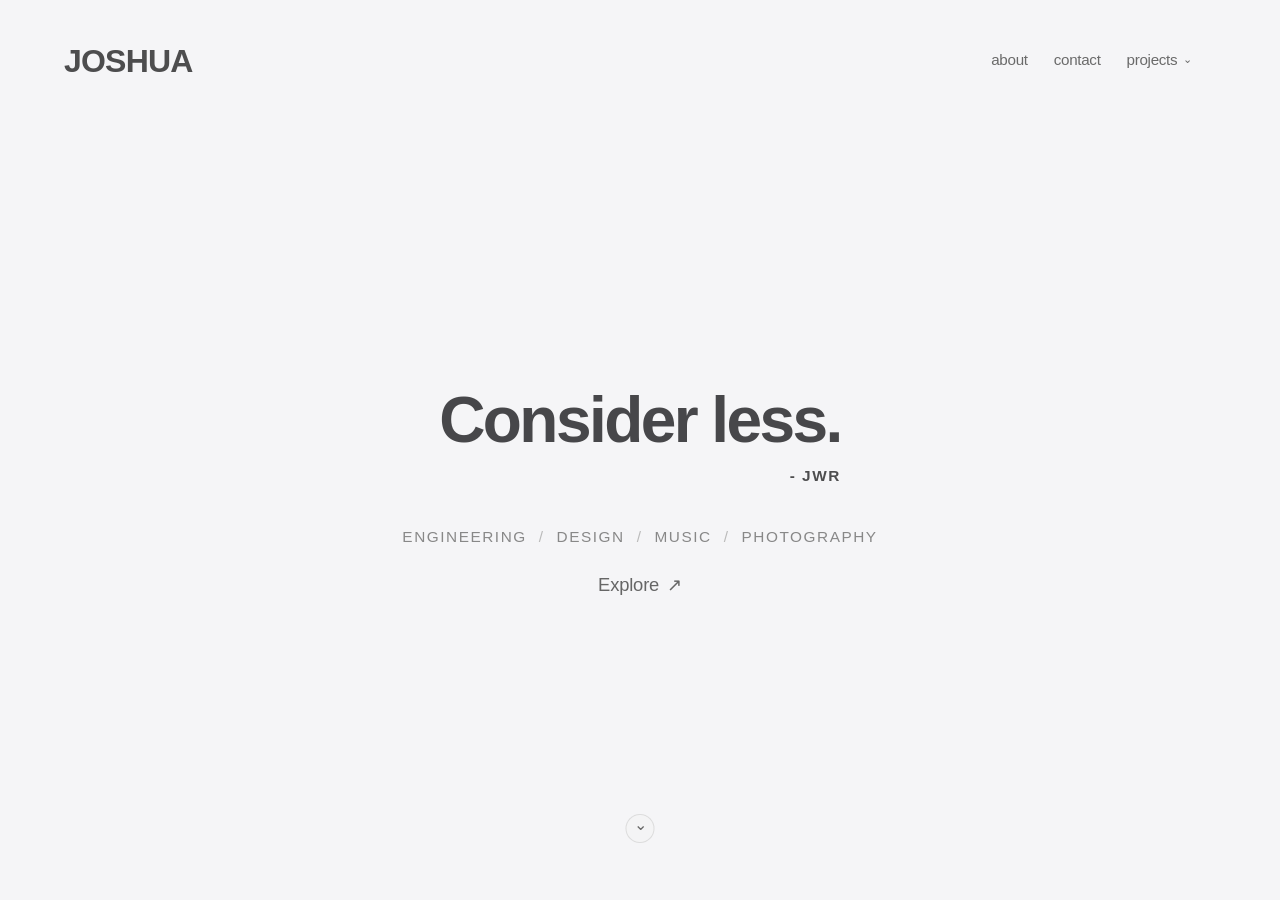
<file: index.html>
<!DOCTYPE html>
<html lang="en">

<head>
    <meta charset="UTF-8">
    <meta name="viewport" content="width=device-width, initial-scale=1.0">

    <link rel="apple-touch-icon" sizes="57x57" href="./assets/apple-icon-57x57.png">
    <link rel="apple-touch-icon" sizes="60x60" href="./assets/apple-icon-60x60.png">
    <link rel="apple-touch-icon" sizes="72x72" href="./assets/apple-icon-72x72.png">
    <link rel="apple-touch-icon" sizes="76x76" href="./assets/apple-icon-76x76.png">
    <link rel="apple-touch-icon" sizes="114x114" href="./assets/apple-icon-114x114.png">
    <link rel="apple-touch-icon" sizes="120x120" href="./assets/apple-icon-120x120.png">
    <link rel="apple-touch-icon" sizes="144x144" href="./assets/apple-icon-144x144.png">
    <link rel="apple-touch-icon" sizes="152x152" href="./assets/apple-icon-152x152.png">
    <link rel="apple-touch-icon" sizes="180x180" href="./assets/apple-icon-180x180.png">

    <link rel="icon" type="image/png" sizes="192x192" href="./assets/android-icon-192x192.png">
    <link rel="icon" type="image/png" sizes="32x32" href="./assets/favicon-32x32.png">
    <link rel="icon" type="image/png" sizes="96x96" href="./assets/favicon-96x96.png">
    <link rel="icon" type="image/png" sizes="16x16" href="./assets/favicon-16x16.png">

    <link rel="manifest" href="./assets/manifest.json">

    <meta name="msapplication-TileColor" content="#f4f4f4">
    <meta name="msapplication-TileImage" content="./assets/ms-icon-144x144.png">
    <meta name="theme-color" content="#f4f4f4">

    <title>JOSHUA</title>

    <meta name="description"
        content="Joshua W. Riley — systems analyst, developer, and creative building structured systems, personal projects, music, and product archives.">

    <link rel="canonical" href="https://www.i-am-joshua.com">

    <meta property="og:type" content="website">
    <meta property="og:title" content="Joshua W. Riley">
    <meta property="og:description" content="Systems, projects, music, and releases from Joshua W. Riley.">
    <meta property="og:url" content="https://www.i-am-joshua.com">
    <meta property="og:site_name" content="Joshua W. Riley">

    <!-- Add later when you make a real preview image -->
    <!-- <meta property="og:image" content="https://YOUR-DOMAIN.com/assets/og-image.jpg"> -->

    <meta name="twitter:card" content="summary_large_image">
    <meta name="twitter:title" content="Joshua W. Riley">
    <meta name="twitter:description" content="Systems, projects, music, and releases from Joshua W. Riley.">
    <!-- <meta name="twitter:image" content="https://YOUR-DOMAIN.com/assets/og-image.jpg"> -->
    <script>
        document.documentElement.classList.add("js-loading");
    </script>
    <link rel="stylesheet" href="./css/home.css">
    <link rel="stylesheet" href="./css/about.css">
    <link rel="stylesheet" href="./css/systems.css">
    <link rel="stylesheet" href="./css/site.min.css">
    <link rel="stylesheet" href="./css/nav.css">
</head>

<body>
    <!-- Loader -->
    <div id="loader" aria-hidden="true">
        <div id="loaderBar" class="ldBar" data-preset="text" data-value="0" data-value-label="none"></div>
    </div>
    <div class="content-container">
        <div class="top-content">
            <!-- Title -->
            <header class="main-content">
                <a data-page="home" href="#home">
                    <h1 class="header">
                        <span class="desktop-name">JOSHUA</span>
                        <span class="mobile-name">JOSHUA</span>
                    </h1>
                </a>
            </header>
            <!-- Navigation -->
            <nav class="navbar">
                <ul class="sub-navbar">
                    <li class="mobile-only"><a href="#home" class="nav-link active"
                            data-page="home"><span>Home</span></a></li>
                    <li><a href="#about" class="nav-link" data-page="about"><span>About</span></a></li>
                    <li><a href="#contact" class="nav-link" data-page="contact"><span>Contact</span></a></li>
                    <li class="projects-nav">
                        <button type="button" class="nav-link projects-toggle" aria-expanded="false"
                            aria-controls="projects-dropdown">
                            <span>Projects</span>
                            <span class="project-chevron" aria-hidden="true">⌄</span>
                        </button>
                        <div id="projects-dropdown" class="projects-dropdown" hidden>
                            <a href="#music" class="nav-link" data-page="music">Music</a>
                            <!-- <a href="https://unknownarchives.com/" target="_blank" rel="noopener noreferrer">Unknown
                                Archives</a> -->
                        </div>
                    </li>
                    <!-- <li><a href="#updates" class="nav-link" data-page="updates"><span>Updates</span></a></li> -->
                </ul>
            </nav>
            <!-- Systems Navigation: Only visible on Systems page -->
            <div id="systems-nav" class="systems-nav" hidden>
                <button type="button" class="systems-pill active" data-system="futrak"
                        aria-pressed="true">
                    Futrak
                </button>
                <button type="button" class="systems-pill" data-system="interactiveLearning"
                        aria-pressed="false">
                    Learning App
                </button>
                <button type="button" class="systems-pill" data-system="website"
                        aria-pressed="false">
                    Portfolio
                </button>
            </div>
        </div>
        <div class="sub-content">
            <main class="subsection2">
                <section id="home" class="page">
                    <div class="home-container">
                        <div class="manifesto-lock">
                            <p id="manifesto-text" class="home-text fade-up manifesto-line" style="animation-delay: 80ms;">
                                Working ≠ Usable.
                            </p>
                            <p class="manifesto-author fade-up" style="animation-delay: 100ms;">
                                - JWR
                            </p>
                        </div>
                        <!-- Disciplines -->
                        <div class="home-disciplines fade-up"
                            style="animation-delay: 240ms;">
                            <span>Engineering</span>
                            <span>Design</span>
                            <span>Music</span>
                            <span>Photography</span>
                            <!-- <span>Ideas</span> -->
                        </div>
                        <!-- Explore -->
                        <a href="#about"
                        class="home-explore fade-up"
                        data-page="about"
                        style="animation-delay: 320ms;">
                            Explore
                            <span aria-hidden="true">↗</span>
                        </a>
                    </div>
                </section>
                <!-- About Section -->
                <section id="about" class="page about-page" hidden>
                    <div class="about-page-inner">
                        <div class="about-block">
                            <!-- Left Column: About -->
                            <div class="about-primary">
                                <p class="about-label">About</p>
                                <h1 class="about-title fade-up">
                                    <span class="title-line">I build systems</span>
                                    <span class="title-line">people trust.</span>
                                </h1>
                                <div class="about-intro">
                                    <p class="fade-up" style="animation-delay: 80ms;">
                                        Most problems start the same way:
                                    </p>
                                    <ul class="about-problems fade-up" style="animation-delay: 120ms;">
                                        <li>Legacy logic</li>
                                        <li>Unreliable data</li>
                                        <li>Unclear ownership</li>
                                        <li>Bloated interfaces</li>
                                        <li>Workflows that consume more time than they should</li>
                                    </ul>
                                    <p class="closing fade-up tight"
                                    style="animation-delay: 160ms;">
                                        I simplify them.
                                    </p>
                                </div>
                            </div>
                            <!-- Right Column: Currently -->
                            <div class="about-currently fade-up"
                                style="animation-delay: 240ms;">
                                <p class="about-small-label">Currently</p>
                                <div class="currently-list">
                                    <!-- Project 01 -->
                                    <div class="currently-item">
                                        <h2>
                                            <a href="https://unknownarchives.com/"
                                            target="_blank"
                                            rel="noopener noreferrer">
                                                ARCH
                                            </a>
                                        </h2>
                                        <p>
                                            Building a product archive around language,
                                            clothing, and cultural systems.
                                        </p>
                                    </div>
                                    <!-- Project 02 -->
                                    <div class="currently-item">
                                        <h2>Music</h2>
                                        <p>
                                            Producing extended electronic tracks and
                                            simple visual systems around them.
                                        </p>
                                    </div>
                                    <!-- Project 03 -->
                                    <div class="currently-item">
                                        <h2>Personal systems</h2>
                                        <p>
                                            Designing cleaner tools, workflows, and
                                            interfaces for myself and others.
                                        </p>
                                        <a href="#systems" class="currently-view" data-page="systems">
                                            View systems
                                            <span aria-hidden="true">↗</span>
                                        </a>
                                    </div>
                                </div>
                            </div>
                        </div>
                    </div>
                </section>
                <!-- End About Section -->
                <!-- Start Systems Section -->
                <section id="systems" class="page systems-page" hidden>
                    <div class="systems-page-inner">
                        <div class="systems-content">
                            <div class="systems-card-shell">
                                <article id="systems-card" class="systems-card step-1">
                                    <div class="systems-card-top">
                                        <p
                                            id="systems-step-number"
                                            class="systems-step-number">
                                            01
                                        </p>
                                            <div class="systems-help">
                                                <button
                                                    type="button"
                                                    class="systems-info-button"
                                                    aria-label="Navigation instructions"
                                                    aria-describedby="systems-info-tooltip">
                                                    i
                                                </button>
                                                <div
                                                    id="systems-info-tooltip"
                                                    class="systems-info-tooltip">
                                                    <p class="systems-help-title">Navigation</p>
                                                    <p>← / → : Move between sections</p>
                                                    <p>1–5 : Jump to a section</p>
                                                    <p>Project pills : Switch case study</p>
                                                </div>
                                            </div>
                                    </div>
                                    <div id="systems-stage" aria-live="polite">
                                        <div class="systems-panel active">
                                            <p id="systems-category" class="systems-label"></p>
                                            <h1 id="systems-title" class="systems-title"></h1>
                                            <p id="systems-description" class="systems-description"></p>
                                        </div>
                                    </div>
                                </article>
                            </div>
                            <div class="systems-pagination">
                                <button
                                    type="button"
                                    id="systems-prev"
                                    class="systems-page-button systems-page-button-prev"
                                    aria-label="Previous section">
                                    <span class="systems-page-arrow" aria-hidden="true">←</span>
                                    <span class="systems-page-label"></span>
                                </button>
                                <div
                                    id="systems-progress"
                                    class="systems-progress"
                                    role="group"
                                    aria-label="Case study progress">
                                    <span class="systems-dot"></span>
                                    <span class="systems-dot"></span>
                                    <span class="systems-dot"></span>
                                    <span class="systems-dot"></span>
                                    <span class="systems-dot"></span>
                                </div>
                                <button
                                    type="button"
                                    id="systems-next"
                                    class="systems-page-button systems-page-button-next"
                                    aria-label="Next section">
                                    <span class="systems-page-label"></span>
                                    <span class="systems-page-arrow" aria-hidden="true">→</span>
                                </button>
                            </div>
                        </div>
                    </div>
                </section>
                <!-- End Systems Section -->
                <!-- Music Section -->
                <section id="music" class="page music-page" hidden>
                    <div class="music-page-inner">
                        <div class="music-block">
                            <p class="music-label">Music</p>
                            <div class="music-player fade-up" style="animation-delay: 160ms;">
                                <!-- <iframe title="SoundCloud audio player" width="100%" height="166" loading="lazy"
                                    allow="autoplay; encrypted-media"
                                    data-src="https://w.soundcloud.com/player/?url=https%3A//api.soundcloud.com/tracks/soundcloud%253Atracks%253A2358523865&amp;color=%23212121&amp;auto_play=false&amp;hide_related=true&amp;show_comments=false&amp;show_user=true&amp;show_reposts=false&amp;show_teaser=false">
                                </iframe> -->

                                <iframe title="SoundCloud audio player" width="100%" height="166" loading="lazy"
                                    allow="autoplay; encrypted-media"
                                    data-src="https://w.soundcloud.com/player/?url=https%3A//api.soundcloud.com/tracks/soundcloud%253Atracks%253A2338979225&amp;color=%23969696&amp;auto_play=false&amp;hide_related=true&amp;show_comments=false&amp;show_user=true&amp;show_reposts=false&amp;show_teaser=false">
                                </iframe>
                            </div>

                            <p class="music-note fade-up" style="animation-delay: 240ms;">
                                <a style="color: #666666; text-decoration: none;"
                                    href="https://on.soundcloud.com/O3PH6AN1qWUQ1vjsFE" target="_blank"
                                    rel="noopener noreferrer">
                                    Follow me on SoundCloud
                                </a>
                            </p>
                        </div>
                    </div>
                </section>
                <!-- End Music Section -->
                <!-- Updates Section -->
                <!-- <section id="updates" class="page updates-page" hidden>
                    <div class="updates-page-inner">
                        <div class="updates-block">
                            <p class="updates-label">Updates</p>

                            <h1 class="updates-title fade-up">
                                Notes, releases, and resources.
                            </h1>

                            <p class="updates-intro fade-up" style="animation-delay: 80ms;">
                                Occasional project access, creative systems, releases, and updates from Joshua W. Riley.
                            </p>

                            <form class="updates-form fade-up" action="PASTE_KIT_FORM_ACTION_URL_HERE" method="post"
                                style="animation-delay: 160ms;">

                                <label class="sr-only" for="updates-email">Email address</label>

                                <div class="updates-email-row">
                                    <input id="updates-email" name="email_address" type="email"
                                        placeholder="Email address" autocomplete="email" required>

                                    <button type="submit">Join</button>
                                </div>
                            </form>

                            <div class="updates-archive fade-up" style="animation-delay: 240ms;">
                                <p class="updates-small-label">Archive</p>

                                <h2 class="updates-archive-title">
                                    Past releases
                                </h2>

                                <div class="release-list">
                                    <article class="release-item">
                                        <div>
                                            <p class="release-type">Resource</p>
                                            <h3>Free resources coming soon.</h3>
                                        </div>

                                        <span>Soon</span>
                                    </article>

                                    <article class="release-item">
                                        <div>
                                            <p class="release-type">Music</p>
                                            <h3>Imagine</h3>
                                        </div>

                                        <span>2026</span>
                                    </article>

                                    <article class="release-item">
                                        <div>
                                            <p class="release-type">Project</p>
                                            <h3>ROOT </h3>
                                        </div>

                                        <span>In progress</span>
                                    </article>
                                </div>
                            </div>
                        </div>
                    </div>
                </section> -->
                <!-- End Updates Section -->
                <!-- Contact Section -->
                <section id="contact" class="page contact-page" hidden>
                    <div class="contact-page-inner">
                        <div class="contact-block">
                            <p class="contact-label">Contact</p>
                            <h1 class="contact-title fade-up">
                                Let's talk.
                            </h1>

                            <p class="contact-intro fade-up" style="animation-delay: 80ms;">
                                Available for systems solutions, product, design, brainstorming and creative collaborations.
                            </p>

                            <div class="contact-links">
                                <a class="fade-up" style="animation-delay: 160ms;" rel="noopener noreferrer"
                                    href="mailto:joshua.studio@proton.me" onclick="sendEmail(event)">
                                    email
                                </a>
                                <a class="fade-up" style="animation-delay: 220ms;" rel="noopener noreferrer"
                                    href="https://github.com/joshua-w-riley" target="_blank">
                                    github
                                </a>
                                <a class="fade-up" style="animation-delay: 280ms;" rel="noopener noreferrer"
                                    href="https://www.linkedin.com/in/joshua-w-riley/" target="_blank">
                                    linkedin
                                </a>
                                <a class="fade-up" style="animation-delay: 340ms;"
                                    href="./assets/Joshua%20W.%20Riley%20-%20Resume.pdf" download>
                                    resume
                                </a>
                                <a class="fade-up" style="animation-delay: 400ms;" href="https://cal.com/jsh-wll/30min"
                                    data-cal-link="jsh-wll/30min" data-cal-namespace="30min"
                                    data-cal-config='{"layout":"month_view","useSlotsViewOnSmallScreen":"true"}'>
                                    schedule
                                </a>
                            </div>
                        </div>
                    </div>
                </section>
                <!-- End Contact Section -->
                <!-- Not Found Section -->
                <section id="not-found" class="page error-page" hidden>
                    <div class="error-background">404</div>
                    <div class="error-content">
                        <h2>Page not found</h2>
                        <p>
                            The page you are looking for <br> does not exist.
                        </p>
                        <a data-page="home" href="#home" class="error-link">
                            Return Home
                        </a>
                    </div>
                </section>
                <!-- End Not Found Section -->
            </main>
        </div>
        <!-- Footer -->
        <footer class="site-footer" id="site-footer" aria-hidden="true" inert>
            <div class="footer-inner">
                <div class="footer-cluster">
                    <div>
                        <strong>Designed:</strong>
                        <span>© 2026</span>
                    </div>
                </div>

                <div class="footer-cluster">
                    <!-- <a href="mailto:joshua.studio@proton.me">Business Email</a> -->
                    <a href="./privacy.html">Privacy Policy</a>
                    <a href="./terms.html">Terms of Use</a>
                </div>

                <div class="footer-cluster">
                    <div>
                        <strong>Built by:</strong>
                        <span>Joshua W. Riley</span>
                    </div>
                </div>
            </div>
        </footer>

        <button class="footer-toggle" type="button" aria-label="Open footer" aria-expanded="false"
            aria-controls="site-footer">
            <span class="footer-toggle-icon" aria-hidden="true">⌄</span>
        </button>

        <div class="footer-dim" hidden></div>
    </div>
    <script src="./LoadingBar/loading-bar.min.js" defer></script>
    <script src="./LoadingBar/loading-bar-time.js" defer></script>
    <script src="./js/main.js" defer></script>
    <script src="./js/manifesto.js" defer></script>
    <script src="./js/footer.js" defer></script>
    <script src="./js/systems.js" defer></script>
    <script src="./js/sendEmail.js" defer></script>
</body>

</html>
</file>
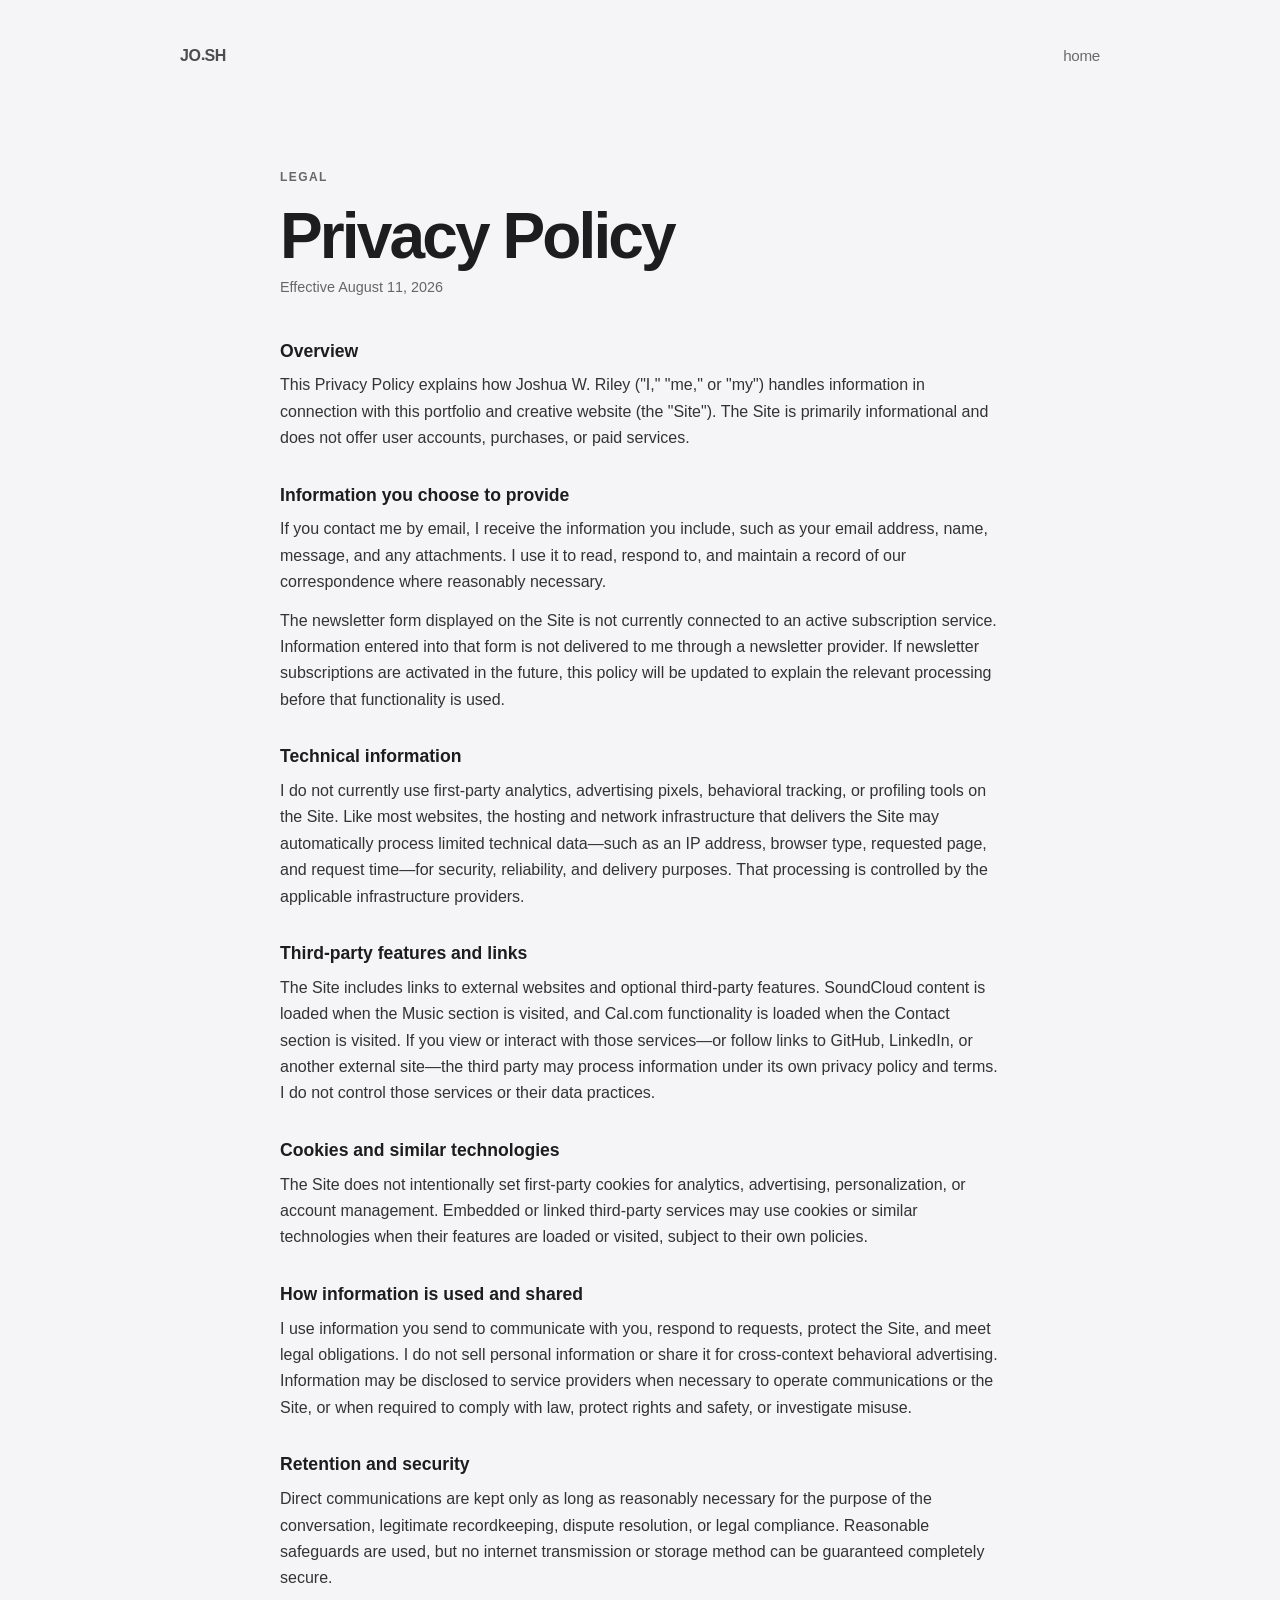
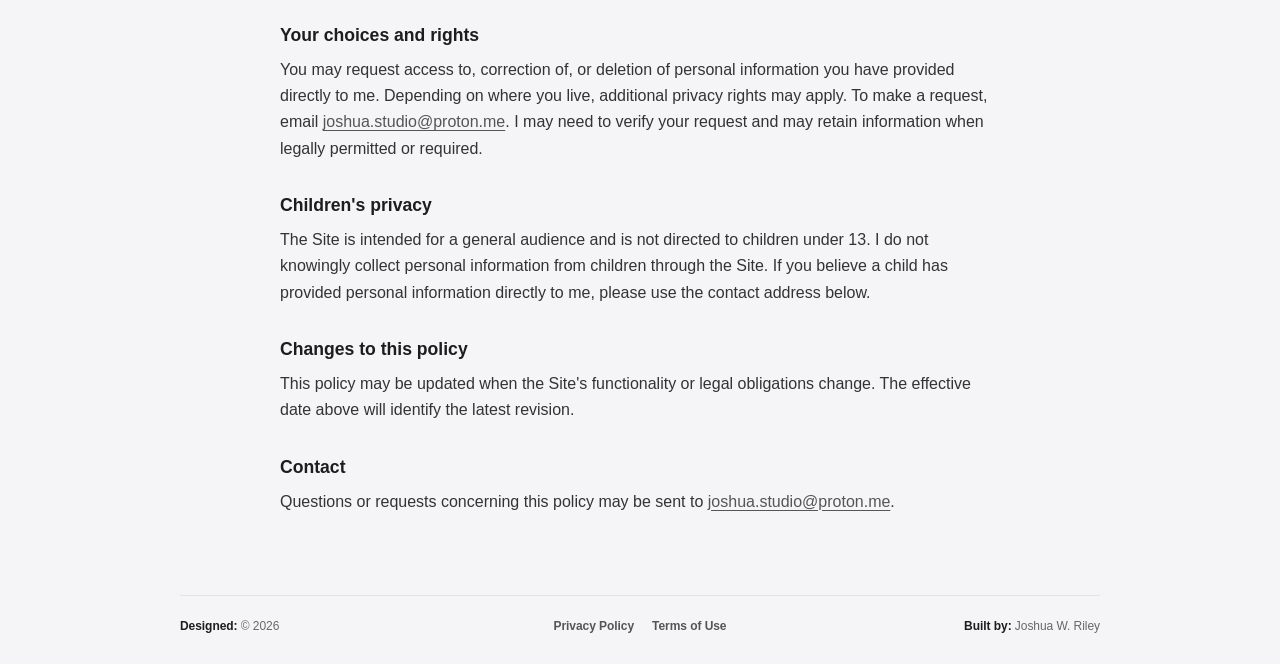
<file: privacy.html>
<!DOCTYPE html>
<html lang="en">

<head>
    <meta charset="UTF-8">
    <meta name="viewport" content="width=device-width, initial-scale=1.0">
    <meta name="theme-color" content="#f4f4f4">
    <meta name="description" content="Privacy Policy for the Joshua W. Riley portfolio website.">
    <title>Privacy Policy — Joshua W. Riley</title>
    <link rel="icon" type="image/png" sizes="32x32" href="./assets/favicon-32x32.png">
    <link rel="stylesheet" href="./css/site.min.css">
    <style>
        body.policy-page {
            height: auto;
            min-height: 100vh;
            display: block;
            overflow-y: auto;
        }

        .policy-page .content-container {
            width: min(90vw, 920px);
            height: auto;
            min-height: 100vh;
            margin: 0 auto;
            padding: 48px 0 32px;
            visibility: visible;
            align-items: stretch;
        }

        .policy-page .top-content {
            height: auto;
            min-height: 72px;
            justify-content: space-between;
        }

        .policy-page .main-content {
            width: auto;
            height: auto;
        }

        .policy-page .navbar {
            padding-right: 0;
        }

        .policy-page .policy-content {
            width: min(100%, 720px);
            margin: 48px auto 80px;
            line-height: 1.65;
        }

        .policy-page .policy-label {
            margin-bottom: 16px;
            color: #666;
            font-size: 0.75rem;
            font-weight: 700;
            letter-spacing: 0.12em;
            text-transform: uppercase;
        }

        .policy-page .policy-content h1 {
            margin-bottom: 8px;
            color: #1d1d1f;
            font-size: clamp(2.25rem, 6vw, 4rem);
            line-height: 1;
            letter-spacing: -0.045em;
        }

        .policy-page .effective-date {
            margin-bottom: 40px;
            color: #666;
            font-size: 0.9rem;
        }

        .policy-page .policy-content section+section {
            margin-top: 32px;
        }

        .policy-page .policy-content h2 {
            margin-bottom: 10px;
            color: #1d1d1f;
            font-size: 1.1rem;
            line-height: 1.3;
        }

        .policy-page .policy-content p+p,
        .policy-page .policy-content ul {
            margin-top: 12px;
        }

        .policy-page .policy-content ul {
            padding-left: 1.25rem;
            list-style: disc;
        }

        .policy-page .policy-content a,
        .policy-page .policy-footer a {
            color: #555;
            text-underline-offset: 3px;
        }

        .policy-page .policy-footer {
            margin-top: auto;
            padding-top: 24px;
            border-top: 1px solid rgba(0, 0, 0, 0.08);
        }

        .policy-page .footer-inner {
            padding: 0;
        }

        @media (max-width: 640px) {
            .policy-page .content-container {
                width: 100%;
                padding: 24px;
            }

            .policy-page .top-content {
                position: static;
                min-height: 96px;
                padding: 0;
            }

            .policy-page .sub-navbar {
                width: auto;
                height: auto;
                display: block;
                padding: 0;
            }

            .policy-page .sub-navbar li:not(.policy-home) {
                display: none;
            }

            .policy-page .policy-content {
                margin: 32px auto 64px;
            }

            .policy-page .footer-inner,
            .policy-page .footer-cluster {
                align-items: flex-start;
            }
        }
    </style>
</head>

<body class="policy-page">
    <div class="content-container">
        <div class="top-content">
            <header class="main-content">
                <a href="./index.html#home" aria-label="Joshua W. Riley home">
                    <p class="header" aria-hidden="true">JO<span class="logo-colon">.</span>SH</p>
                </a>
            </header>
            <nav class="navbar" aria-label="Primary navigation">
                <ul class="sub-navbar">
                    <li class="policy-home"><a href="./index.html#home" class="nav-link"><span>Home</span></a></li>
                    <!-- <li><a href="./index.html#about" class="nav-link"><span>About</span></a></li> -->
                    <!-- <li><a href="./index.html#music" class="nav-link"><span>Music</span></a></li> -->
                    <!-- <li><a href="./index.html#updates" class="nav-link"><span>Updates</span></a></li> -->
                    <!-- <li><a href="./index.html#contact" class="nav-link"><span>Contact</span></a></li> -->
                </ul>
            </nav>
        </div>

        <main class="policy-content">
            <p class="policy-label">Legal</p>
            <h1>Privacy Policy</h1>
            <p class="effective-date">Effective August 11, 2026</p>

            <section aria-labelledby="privacy-overview">
                <h2 id="privacy-overview">Overview</h2>
                <p>This Privacy Policy explains how Joshua W. Riley ("I," "me," or "my") handles information in
                    connection with this portfolio and creative website (the "Site"). The Site is primarily
                    informational and does not offer user accounts, purchases, or paid services.</p>
            </section>

            <section aria-labelledby="privacy-collection">
                <h2 id="privacy-collection">Information you choose to provide</h2>
                <p>If you contact me by email, I receive the information you include, such as your email address, name,
                    message, and any attachments. I use it to read, respond to, and maintain a record of our
                    correspondence where reasonably necessary.</p>
                <p>The newsletter form displayed on the Site is not currently connected to an active subscription
                    service. Information entered into that form is not delivered to me through a newsletter provider. If
                    newsletter subscriptions are activated in the future, this policy will be updated to explain the
                    relevant processing before that functionality is used.</p>
            </section>

            <section aria-labelledby="privacy-automatic">
                <h2 id="privacy-automatic">Technical information</h2>
                <p>I do not currently use first-party analytics, advertising pixels, behavioral tracking, or profiling
                    tools on the Site. Like most websites, the hosting and network infrastructure that delivers the Site
                    may automatically process limited technical data—such as an IP address, browser type, requested
                    page, and request time—for security, reliability, and delivery purposes. That processing is
                    controlled by the applicable infrastructure providers.</p>
            </section>

            <section aria-labelledby="privacy-third-parties">
                <h2 id="privacy-third-parties">Third-party features and links</h2>
                <p>The Site includes links to external websites and optional third-party features. SoundCloud content is
                    loaded when the Music section is visited, and Cal.com functionality is loaded when the Contact
                    section is visited. If you view or interact with those services—or follow links to GitHub, LinkedIn,
                    or another external site—the third party may process information under its own privacy policy and
                    terms. I do not control those services or their data practices.</p>
            </section>

            <section aria-labelledby="privacy-cookies">
                <h2 id="privacy-cookies">Cookies and similar technologies</h2>
                <p>The Site does not intentionally set first-party cookies for analytics, advertising, personalization,
                    or account management. Embedded or linked third-party services may use cookies or similar
                    technologies when their features are loaded or visited, subject to their own policies.</p>
            </section>

            <section aria-labelledby="privacy-use">
                <h2 id="privacy-use">How information is used and shared</h2>
                <p>I use information you send to communicate with you, respond to requests, protect the Site, and meet
                    legal obligations. I do not sell personal information or share it for cross-context behavioral
                    advertising. Information may be disclosed to service providers when necessary to operate
                    communications or the Site, or when required to comply with law, protect rights and safety, or
                    investigate misuse.</p>
            </section>

            <section aria-labelledby="privacy-retention">
                <h2 id="privacy-retention">Retention and security</h2>
                <p>Direct communications are kept only as long as reasonably necessary for the purpose of the
                    conversation, legitimate recordkeeping, dispute resolution, or legal compliance. Reasonable
                    safeguards are used, but no internet transmission or storage method can be guaranteed completely
                    secure.</p>
            </section>

            <section aria-labelledby="privacy-choices">
                <h2 id="privacy-choices">Your choices and rights</h2>
                <p>You may request access to, correction of, or deletion of personal information you have provided
                    directly to me. Depending on where you live, additional privacy rights may apply. To make a request,
                    email <a href="mailto:joshua.studio@proton.me">joshua.studio@proton.me</a>. I may need to verify
                    your request and may retain information when legally permitted or required.</p>
            </section>

            <section aria-labelledby="privacy-children">
                <h2 id="privacy-children">Children's privacy</h2>
                <p>The Site is intended for a general audience and is not directed to children under 13. I do not
                    knowingly collect personal information from children through the Site. If you believe a child has
                    provided personal information directly to me, please use the contact address below.</p>
            </section>

            <section aria-labelledby="privacy-changes">
                <h2 id="privacy-changes">Changes to this policy</h2>
                <p>This policy may be updated when the Site's functionality or legal obligations change. The effective
                    date above will identify the latest revision.</p>
            </section>

            <section aria-labelledby="privacy-contact">
                <h2 id="privacy-contact">Contact</h2>
                <p>Questions or requests concerning this policy may be sent to <a
                        href="mailto:joshua.studio@proton.me">joshua.studio@proton.me</a>.</p>
            </section>
        </main>

        <footer class="policy-footer">
            <div class="footer-inner">
                <div class="footer-cluster">
                    <div><strong>Designed:</strong> <span>© 2026</span></div>
                </div>
                <div class="footer-cluster">
                    <!-- <a href="mailto:joshua.studio@proton.me">Business Email</a> -->
                    <a href="./privacy.html" aria-current="page">Privacy Policy</a>
                    <a href="./terms.html">Terms of Use</a>
                </div>
                <div class="footer-cluster">
                    <div><strong>Built by:</strong> <span>Joshua W. Riley</span></div>
                </div>
            </div>
        </footer>
    </div>
</body>

</html>
</file>
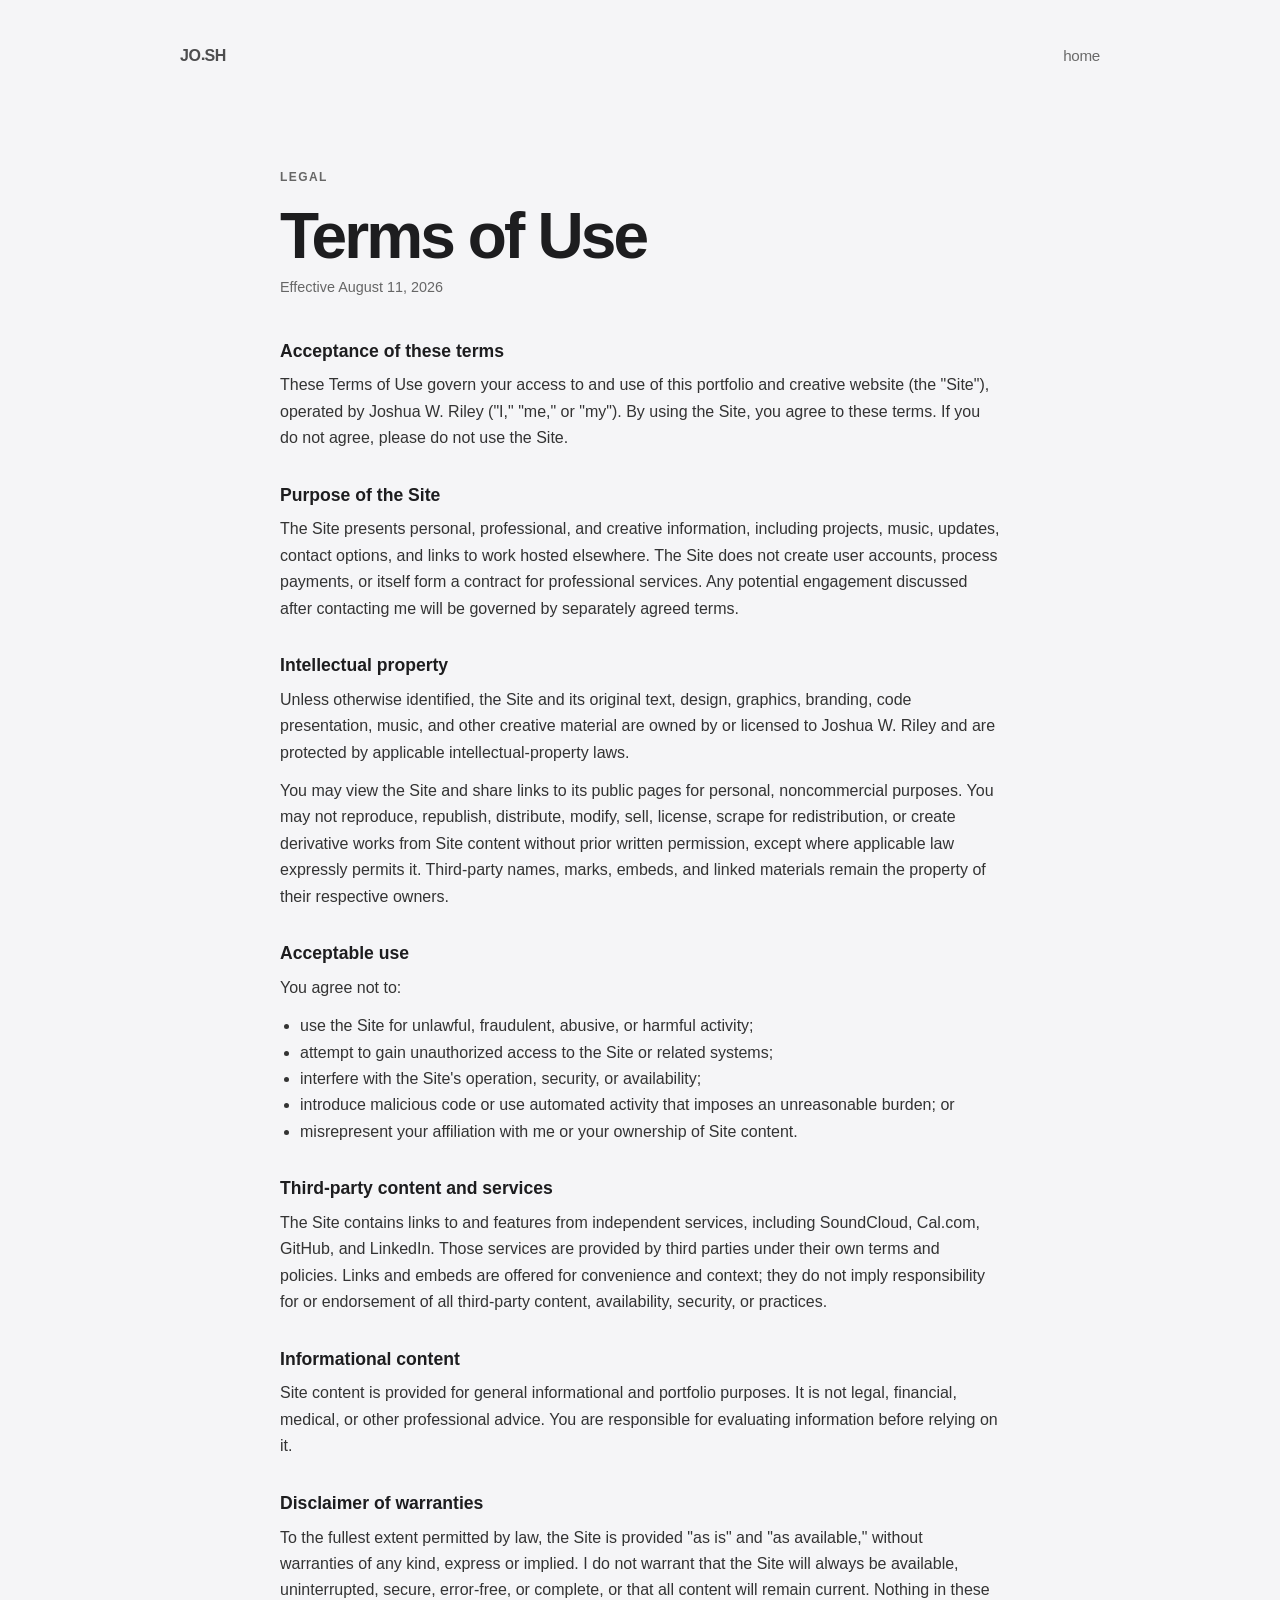
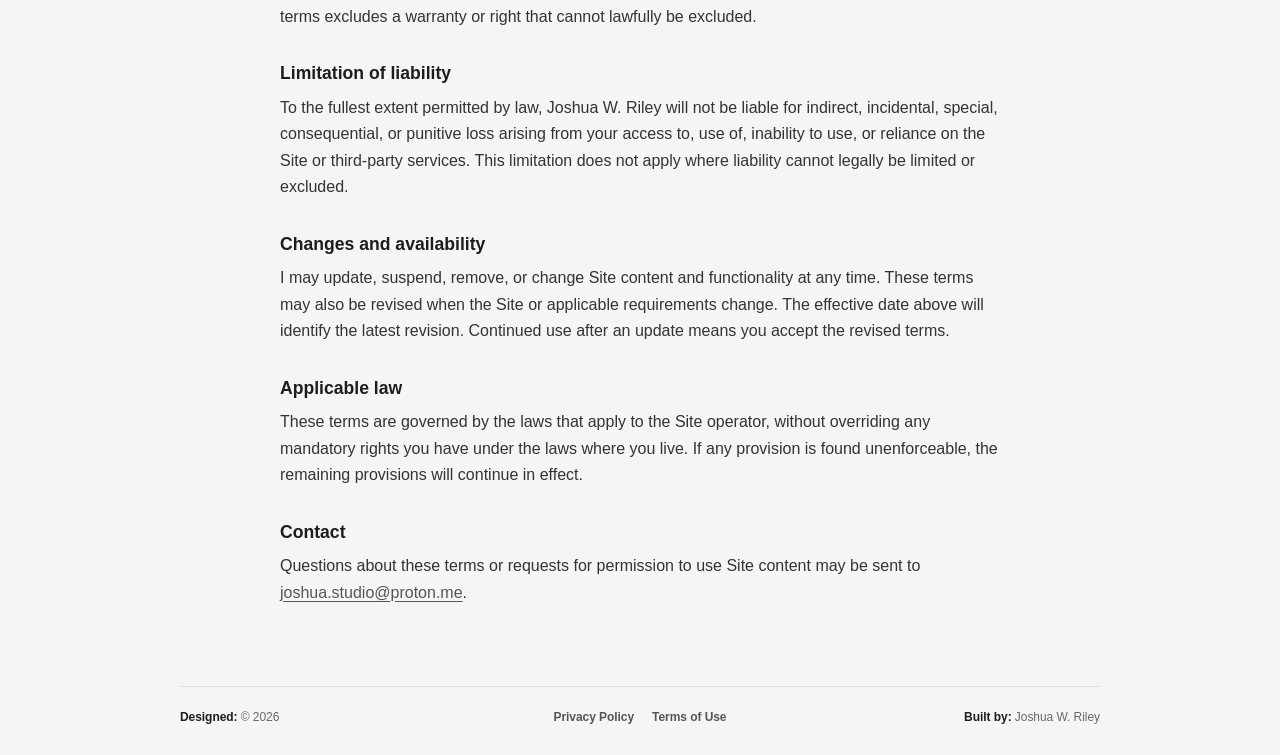
<file: terms.html>
<!DOCTYPE html>
<html lang="en">

<head>
    <meta charset="UTF-8">
    <meta name="viewport" content="width=device-width, initial-scale=1.0">
    <meta name="theme-color" content="#f4f4f4">
    <meta name="description" content="Terms of Use for the Joshua W. Riley portfolio website.">
    <title>Terms of Use — Joshua W. Riley</title>
    <link rel="icon" type="image/png" sizes="32x32" href="./assets/favicon-32x32.png">
    <link rel="stylesheet" href="./css/site.min.css">
    <style>
        body.policy-page {
            height: auto;
            min-height: 100vh;
            display: block;
            overflow-y: auto;
        }

        .policy-page .content-container {
            width: min(90vw, 920px);
            height: auto;
            min-height: 100vh;
            margin: 0 auto;
            padding: 48px 0 32px;
            visibility: visible;
            align-items: stretch;
        }

        .policy-page .top-content {
            height: auto;
            min-height: 72px;
            justify-content: space-between;
        }

        .policy-page .main-content {
            width: auto;
            height: auto;
        }

        .policy-page .navbar {
            padding-right: 0;
        }

        .policy-page .policy-content {
            width: min(100%, 720px);
            margin: 48px auto 80px;
            line-height: 1.65;
        }

        .policy-page .policy-label {
            margin-bottom: 16px;
            color: #666;
            font-size: 0.75rem;
            font-weight: 700;
            letter-spacing: 0.12em;
            text-transform: uppercase;
        }

        .policy-page .policy-content h1 {
            margin-bottom: 8px;
            color: #1d1d1f;
            font-size: clamp(2.25rem, 6vw, 4rem);
            line-height: 1;
            letter-spacing: -0.045em;
        }

        .policy-page .effective-date {
            margin-bottom: 40px;
            color: #666;
            font-size: 0.9rem;
        }

        .policy-page .policy-content section+section {
            margin-top: 32px;
        }

        .policy-page .policy-content h2 {
            margin-bottom: 10px;
            color: #1d1d1f;
            font-size: 1.1rem;
            line-height: 1.3;
        }

        .policy-page .policy-content p+p,
        .policy-page .policy-content ul {
            margin-top: 12px;
        }

        .policy-page .policy-content ul {
            padding-left: 1.25rem;
            list-style: disc;
        }

        .policy-page .policy-content a,
        .policy-page .policy-footer a {
            color: #555;
            text-underline-offset: 3px;
        }

        .policy-page .policy-footer {
            margin-top: auto;
            padding-top: 24px;
            border-top: 1px solid rgba(0, 0, 0, 0.08);
        }

        .policy-page .footer-inner {
            padding: 0;
        }

        @media (max-width: 640px) {
            .policy-page .content-container {
                width: 100%;
                padding: 24px;
            }

            .policy-page .top-content {
                position: static;
                min-height: 96px;
                padding: 0;
            }

            .policy-page .sub-navbar {
                width: auto;
                height: auto;
                display: block;
                padding: 0;
            }

            .policy-page .sub-navbar li:not(.policy-home) {
                display: none;
            }

            .policy-page .policy-content {
                margin: 32px auto 64px;
            }

            .policy-page .footer-inner,
            .policy-page .footer-cluster {
                align-items: flex-start;
            }
        }
    </style>
</head>

<body class="policy-page">
    <div class="content-container">
        <div class="top-content">
            <header class="main-content">
                <a href="./index.html#home" aria-label="Joshua W. Riley home">
                    <p class="header" aria-hidden="true">JO<span class="logo-colon">.</span>SH</p>
                </a>
            </header>
            <nav class="navbar" aria-label="Primary navigation">
                <ul class="sub-navbar">
                    <li class="policy-home"><a href="./index.html#home" class="nav-link"><span>Home</span></a></li>
                    <!-- <li><a href="./index.html#about" class="nav-link"><span>About</span></a></li> -->
                    <!-- <li><a href="./index.html#music" class="nav-link"><span>Music</span></a></li> -->
                    <!-- <li><a href="./index.html#updates" class="nav-link"><span>Updates</span></a></li> -->
                    <!-- <li><a href="./index.html#contact" class="nav-link"><span>Contact</span></a></li> -->
                </ul>
            </nav>
        </div>

        <main class="policy-content">
            <p class="policy-label">Legal</p>
            <h1>Terms of Use</h1>
            <p class="effective-date">Effective August 11, 2026</p>

            <section aria-labelledby="terms-acceptance">
                <h2 id="terms-acceptance">Acceptance of these terms</h2>
                <p>These Terms of Use govern your access to and use of this portfolio and creative website (the "Site"),
                    operated by Joshua W. Riley ("I," "me," or "my"). By using the Site, you agree to these terms. If
                    you do not agree, please do not use the Site.</p>
            </section>

            <section aria-labelledby="terms-purpose">
                <h2 id="terms-purpose">Purpose of the Site</h2>
                <p>The Site presents personal, professional, and creative information, including projects, music,
                    updates, contact options, and links to work hosted elsewhere. The Site does not create user
                    accounts, process payments, or itself form a contract for professional services. Any potential
                    engagement discussed after contacting me will be governed by separately agreed terms.</p>
            </section>

            <section aria-labelledby="terms-property">
                <h2 id="terms-property">Intellectual property</h2>
                <p>Unless otherwise identified, the Site and its original text, design, graphics, branding, code
                    presentation, music, and other creative material are owned by or licensed to Joshua W. Riley and are
                    protected by applicable intellectual-property laws.</p>
                <p>You may view the Site and share links to its public pages for personal, noncommercial purposes. You
                    may not reproduce, republish, distribute, modify, sell, license, scrape for redistribution, or
                    create derivative works from Site content without prior written permission, except where applicable
                    law expressly permits it. Third-party names, marks, embeds, and linked materials remain the property
                    of their respective owners.</p>
            </section>

            <section aria-labelledby="terms-conduct">
                <h2 id="terms-conduct">Acceptable use</h2>
                <p>You agree not to:</p>
                <ul>
                    <li>use the Site for unlawful, fraudulent, abusive, or harmful activity;</li>
                    <li>attempt to gain unauthorized access to the Site or related systems;</li>
                    <li>interfere with the Site's operation, security, or availability;</li>
                    <li>introduce malicious code or use automated activity that imposes an unreasonable burden; or</li>
                    <li>misrepresent your affiliation with me or your ownership of Site content.</li>
                </ul>
            </section>

            <section aria-labelledby="terms-third-party">
                <h2 id="terms-third-party">Third-party content and services</h2>
                <p>The Site contains links to and features from independent services, including SoundCloud, Cal.com,
                    GitHub, and LinkedIn. Those services are provided by third parties under their own terms and
                    policies. Links and embeds are offered for convenience and context; they do not imply responsibility
                    for or endorsement of all third-party content, availability, security, or practices.</p>
            </section>

            <section aria-labelledby="terms-information">
                <h2 id="terms-information">Informational content</h2>
                <p>Site content is provided for general informational and portfolio purposes. It is not legal,
                    financial, medical, or other professional advice. You are responsible for evaluating information
                    before relying on it.</p>
            </section>

            <section aria-labelledby="terms-disclaimer">
                <h2 id="terms-disclaimer">Disclaimer of warranties</h2>
                <p>To the fullest extent permitted by law, the Site is provided "as is" and "as available," without
                    warranties of any kind, express or implied. I do not warrant that the Site will always be available,
                    uninterrupted, secure, error-free, or complete, or that all content will remain current. Nothing in
                    these terms excludes a warranty or right that cannot lawfully be excluded.</p>
            </section>

            <section aria-labelledby="terms-liability">
                <h2 id="terms-liability">Limitation of liability</h2>
                <p>To the fullest extent permitted by law, Joshua W. Riley will not be liable for indirect, incidental,
                    special, consequential, or punitive loss arising from your access to, use of, inability to use, or
                    reliance on the Site or third-party services. This limitation does not apply where liability cannot
                    legally be limited or excluded.</p>
            </section>

            <section aria-labelledby="terms-changes">
                <h2 id="terms-changes">Changes and availability</h2>
                <p>I may update, suspend, remove, or change Site content and functionality at any time. These terms may
                    also be revised when the Site or applicable requirements change. The effective date above will
                    identify the latest revision. Continued use after an update means you accept the revised terms.</p>
            </section>

            <section aria-labelledby="terms-law">
                <h2 id="terms-law">Applicable law</h2>
                <p>These terms are governed by the laws that apply to the Site operator, without overriding any
                    mandatory rights you have under the laws where you live. If any provision is found unenforceable,
                    the remaining provisions will continue in effect.</p>
            </section>

            <section aria-labelledby="terms-contact">
                <h2 id="terms-contact">Contact</h2>
                <p>Questions about these terms or requests for permission to use Site content may be sent to <a
                        href="mailto:joshua.studio@proton.me">joshua.studio@proton.me</a>.</p>
            </section>
        </main>

        <footer class="policy-footer">
            <div class="footer-inner">
                <div class="footer-cluster">
                    <div><strong>Designed:</strong> <span>© 2026</span></div>
                </div>
                <div class="footer-cluster">
                    <!-- <a href="mailto:joshua.studio@proton.me">Business Email</a> -->
                    <a href="./privacy.html">Privacy Policy</a>
                    <a href="./terms.html" aria-current="page">Terms of Use</a>
                </div>
                <div class="footer-cluster">
                    <div><strong>Built by:</strong> <span>Joshua W. Riley</span></div>
                </div>
            </div>
        </footer>
    </div>
</body>

</html>
</file>
<file: css/home.css>
#home {
    min-height: 100%;
    padding: 0 10vw;
    width: 100%;
    display: flex;
    align-items: center;
    justify-content: center;
}

#home .sub-content {
    align-items: center;
    justify-content: center;
}

.home-container {
    width: 100%;
    display: flex;
    align-items: center;
    justify-content: center;
    flex-direction: column;
}

/* .manifesto-lock {
    width: fit-content;
    max-width: 100%;
} */

.manifesto-lock {
    display: flex;
    flex-direction: column;
    align-items: center;
    width: fit-content;
    max-width: 100%;
}

/* .manifesto-line {
    margin: 0;
    font-size: clamp(2.75rem, 5vw, 5rem);
    font-weight: 600;
    line-height: 1.05;
    letter-spacing: -0.04em;
    color: #1d1d1fcd;
    animation: pageReveal 0.45s ease-out forwards;
    animation-delay: 0.1s;
    white-space: nowrap;
    white-space: normal;
    text-wrap: balance;
    text-align: center;
} */

.manifesto-line {
    margin: 0;
    font-size: clamp(2.75rem, 5vw, 5rem);
    font-weight: 600;
    line-height: 1.05;
    letter-spacing: -0.04em;
    color: #1d1d1fcd;
    animation: pageReveal 0.45s ease-out forwards;
    white-space: nowrap;
}

.manifesto-author {
    width: 100%;
    margin-top: 14px;
    font-size: clamp(0.9rem, 1.2vw, 1.15rem);
    color: #1d1d1fc7;
    font-weight: 800;
    letter-spacing: 0.10em;
    opacity: 0.8;
    text-transform: uppercase;
    text-align: right;
}

/* ========================================
   DISCIPLINES
======================================== */

.home-disciplines {
    display: flex;
    flex-wrap: wrap;
    align-items: center;
    justify-content: center;

    gap: 8px 12px;
    font-size: clamp(.50rem, 1.2vw, 1.2rem);
    color: rgba(29, 29, 31, 0.5);
    margin-top: 42px;
    font-weight: 500;
    letter-spacing: 0.10em;
    line-height: 1.5;
    text-transform: uppercase;
    color: #888;
}

.home-disciplines span {
    white-space: nowrap;
}

.home-disciplines span:not(:last-child)::after {
    content: "/";
    margin-left: 12px;
    color: #bbb;
}

/* ========================================
   EXPLORE
======================================== */

.home-explore {
    display: flex;
    align-items: center;
    justify-content: center;
    gap: 8px;

    width: fit-content;
    margin-top: 28px;
    color: rgba(29, 29, 31, 0.72);
    font-size: 1.15rem;
    font-weight: 500;
    letter-spacing: -0.01em;

    text-decoration: none;
    color: #666;

    transition: color 0.25s ease;
}

.home-explore:hover {
    color: #1d1d1f;
}

.home-explore span {
    display: inline-block;
    transition: transform 0.25s ease;
}

.home-explore:hover span {
    transform: translate(3px, -3px);
}


/* ========================================
   MOBILE
======================================== */

@media (max-width: 640px) {
    #home {
        min-height: calc(100svh - 120px);
        padding: 0 24px;
    }

    .manifesto-lock {
        width: fit-content;
        max-width: 100%;
    }

    .manifesto-line {
        white-space: nowrap;
        font-size: clamp(36px, 7.4vw, 48px);
    }

    .manifesto-author {
        width: 100%;
        text-align: right;
    }

    .home-disciplines {
        max-width: 320px;
        margin: 36px auto 0;
        gap: 8px 10px;
        font-size: 0.62rem;
        letter-spacing: 0.06em;
    }

    .home-disciplines span:not(:last-child)::after {
        margin-left: 10px;
    }

    .home-explore {
        margin-top: 24px;
        font-size: 0.72rem;
    }
}

@keyframes pageReveal {
    to {
        opacity: 1;
        transform: translateY(0);
    }
}
</file>
<file: css/about.css>
:root {
    --space-xs: 8px;
    --space-sm: 16px;
    --space-md: 24px;
    --space-lg: 40px;
    --space-xl: 64px;
    --space-xxl: 120px;
    --page-title-size: clamp(36px, 4vw, 48px);
}

/* ABOUT */

#about {
    min-height: 100%;
    background: #f4f4f4;
    transform: none;
}

.about-page-inner {
    min-height: 100%;
    padding: 72px 8vw 96px;
    display: flex;
    align-items: flex-start;
    justify-content: center;
}

.about-block {
    width: 100%;
    max-width: 1300px;
    margin: 0 auto;
    display: grid;
    grid-template-columns: minmax(0, 1.15fr) minmax(0, 1fr);
    column-gap: clamp(48px, 5vw, 100px);
    align-items: start;
}

.about-primary,
.about-currently {
    width: 100%;
    min-width: 0;
}

.about-currently {
    margin: 0;
}

.about-label,
.about-small-label {
    margin: 0 0 16px;
    font-size: 12px;
    font-weight: 500;
    line-height: 1.4;
    letter-spacing: 0.12em;
    text-transform: uppercase;
    color: #6a6a6a;
}

.about-small-label {
    margin-bottom: 10px;
}

.about-title {
    margin: 0 0 28px;
    font-size: clamp(32px, 3vw, 42px);
    font-weight: 600;
    line-height: 1.12;
    letter-spacing: -0.025em;
    color: #1d1d1f;
}

.title-line {
    display: block;
    white-space: nowrap;
}

.about-intro {
    width: 100%;
    max-width: 52ch;
    margin: 0;
    font-size: 18px;
    font-weight: 400;
    line-height: 1.55;
    letter-spacing: -0.01em;
    color: rgba(0, 0, 0, 0.68);
}

.about-intro > p {
    margin: 0 0 14px;
    font-feature-settings: "ss01" on, "cv01" on, "cv02" on;
    text-rendering: optimizeLegibility;
    -webkit-font-smoothing: antialiased;
}

.about-problems {
    list-style: none;
    display: flex;
    flex-direction: column;
    gap: 8px;
    margin: 16px 0 28px;
    padding: 0;
}

.about-problems li {
    position: relative;
    padding-left: 18px;
    font-size: inherit;
    line-height: 1.5;
    color: inherit;
}

.about-problems li::before {
    content: "—";
    position: absolute;
    left: 0;
    color: #999;
}

.about-intro .closing {
    margin: 24px 0 0;
    font-weight: 500;
    line-height: 1.4;
    letter-spacing: -0.015em;
    color: rgba(0, 0, 0, 0.82);
}

/* CURRENTLY */

.currently-list {
    display: flex;
    flex-direction: column;
    gap: 18px;
    counter-reset: project;
}

.currently-item {
    position: relative;
    padding: 18px 0 0 36px;
    border-top: 1px solid rgba(0, 0, 0, 0.08);
    counter-increment: project;
}

.currently-item::before {
    content: counter(project, decimal-leading-zero);
    position: absolute;
    top: 21px;
    left: 0;
    font-size: 11px;
    font-weight: 500;
    letter-spacing: 0.08em;
    color: #999;
}

.currently-item h2 {
    margin: 0 0 8px;
    font-size: 18px;
    font-weight: 600;
    line-height: 1.3;
    letter-spacing: -0.015em;
    color: #1d1d1f;
}

.currently-item p {
    max-width: 52ch;
    margin: 0;
    font-size: 16px;
    font-weight: 400;
    line-height: 1.55;
    letter-spacing: -0.01em;
    color: rgba(0, 0, 0, 0.62);
}

.currently-item h2 a,
.currently-item h2 a:visited,
.currently-item h2 a:active {
    color: inherit;
    text-decoration: none;
    transition: opacity 0.2s ease;
}

.currently-item h2 a:hover {
    opacity: 0.7;
}

.currently-view,
.currently-view:visited {
    display: inline-flex;
    align-items: center;
    gap: 8px;
    margin-top: 16px;
    font-size: 13px;
    font-weight: 500;
    line-height: 1.4;
    letter-spacing: -0.01em;
    color: #6a6a6a;
    text-decoration: none;
    transition: color 0.2s ease;
}

.currently-view:hover {
    color: #1d1d1f;
}

.currently-view span {
    display: inline-block;
    transition: transform 0.2s ease;
}

.currently-view:hover span {
    transform: translate(3px, -3px);
}

.currently-view:focus-visible,
.currently-item h2 a:focus-visible {
    outline: 2px solid #1d1d1f;
    outline-offset: 4px;
}

/* SYSTEMS PAGE */

#systems {
    width: 100%;
    min-width: 0;
    min-height: 100%;
    background: #f4f4f4;
}

#systems[hidden],
.systems-nav[hidden] {
    display: none;
}

#systems .systems-page-inner {
    width: 100%;
    min-height: 100%;
    padding: 72px 4vw 96px;
    display: flex;
    align-items: center;
    justify-content: center;
}

#systems .systems-content {
    width: 100%;
    max-width: 920px;
    min-width: 0;
    margin: 0 auto;
    display: flex;
    flex-direction: column;
    align-items: center;
}

/* SYSTEMS HEADER */

.top-content {
    position: relative;
}

.systems-nav {
    position: absolute;
    left: 50%;
    top: 0;
    transform: translateX(-50%);
    display: flex;
    align-items: center;
    justify-content: center;
    gap: 8px;
    width: max-content;
    max-width: 100%;
    z-index: 100;
}

.systems-pill {
    display: inline-flex;
    align-items: center;
    justify-content: center;
    padding: 8px 16px;
    border: 1px solid rgba(0, 0, 0, 0.12);
    border-radius: 100px;
    background: transparent;
    color: #6a6a6a;
    font-family: inherit;
    font-size: 12px;
    font-weight: 500;
    line-height: 1.2;
    letter-spacing: -0.01em;
    white-space: nowrap;
    cursor: pointer;
    transition: background 0.2s ease, border-color 0.2s ease, color 0.2s ease;
}

.systems-pill:hover {
    border-color: #1d1d1f;
    color: #1d1d1f;
}

.systems-pill.active,
.systems-pill[aria-pressed="true"] {
    background: #1d1d1f;
    border-color: #1d1d1f;
    color: #fff;
}

.systems-pill:focus-visible {
    outline: 2px solid #1d1d1f;
    outline-offset: 3px;
}

/* SYSTEMS CARD */

#systems .systems-card-shell {
    position: relative;
    width: min(100%, 760px);
    max-width: 760px;
    margin: 0 auto;
}

#systems .systems-card {
    position: relative;
    z-index: 2;
    isolation: isolate;
    width: 100%;
    min-height: 430px;
    margin: 0;
    padding: 28px 32px 32px;
    display: flex;
    flex-direction: column;
    border: 1px solid rgba(0, 0, 0, 0.05);
    border-radius: 22px;
    background: rgba(255, 255, 255, 0.82);
    backdrop-filter: blur(10px);
    -webkit-backdrop-filter: blur(10px);
    transition: box-shadow 0.35s ease;
}

.systems-card-top {
    position: static;
    display: flex;
    align-items: flex-start;
    justify-content: space-between;
    min-height: 28px;
    margin: 0;
}

/* EDITORIAL NUMBER */

.systems-step-number {
    position: absolute;
    top: 8px;
    left: 22px;
    z-index: 0;
    margin: 0;
    font-size: clamp(120px, 13vw, 190px);
    font-weight: 700;
    line-height: 1;
    letter-spacing: -0.09em;
    background: linear-gradient(
        135deg,
        var(--number-color) 0%,
        var(--number-secondary) 65%,
        rgba(255, 186, 210, 0.06) 100%
    );
    background-clip: text;
    -webkit-background-clip: text;
    -webkit-text-fill-color: transparent;
    pointer-events: none;
    user-select: none;
}

/* GLOW */

.systems-card.step-1 {
    --number-color: rgba(255, 186, 210, 0.30);
    --number-secondary: rgba(255, 186, 210, 0.16);
    box-shadow:
        0 18px 40px rgba(255, 186, 210, 0.22),
        0 6px 16px rgba(0, 0, 0, 0.03);
}

.systems-card.step-2 {
    --number-color: rgba(248, 156, 191, 0.36);
    --number-secondary: rgba(248, 156, 191, 0.20);
    box-shadow:
        0 20px 46px rgba(248, 156, 191, 0.28),
        0 10px 24px rgba(255, 186, 210, 0.18);
}

.systems-card.step-3 {
    --number-color: rgba(240, 126, 172, 0.40);
    --number-secondary: rgba(240, 126, 172, 0.24);
    box-shadow:
        0 24px 54px rgba(240, 126, 172, 0.32),
        0 12px 28px rgba(255, 186, 210, 0.22);
}

.systems-card.step-4 {
    --number-color: rgba(225, 99, 152, 0.44);
    --number-secondary: rgba(225, 99, 152, 0.27);
    box-shadow:
        0 28px 62px rgba(225, 99, 152, 0.36),
        0 14px 32px rgba(248, 156, 191, 0.24);
}

.systems-card.step-5 {
    --number-color: rgba(205, 73, 132, 0.48);
    --number-secondary: rgba(205, 73, 132, 0.30);
    box-shadow:
        0 32px 70px rgba(205, 73, 132, 0.42),
        0 16px 36px rgba(240, 126, 172, 0.28);
}

/* TOOLTIP */
#systems .systems-card .systems-help {
    position: absolute;
    top: 28px;
    right: 28px;
    left: auto;
    bottom: auto;
    z-index: 20;
}

.systems-info-button {
    width: 28px;
    height: 28px;
    display: inline-flex;
    align-items: center;
    justify-content: center;
    padding: 0;
    border: 1px solid rgba(0, 0, 0, 0.08);
    border-radius: 50%;
    background: rgba(255, 255, 255, 0.85);
    color: #777;
    font-family: inherit;
    font-size: 12px;
    font-weight: 600;
    cursor: pointer;
    transition: color 0.2s ease, border-color 0.2s ease;
}

.systems-info-button:hover {
    color: #1d1d1f;
    border-color: #999;
}

.systems-info-button:focus-visible {
    outline: 2px solid #1d1d1f;
    outline-offset: 3px;
}

#systems .systems-info-tooltip {
    position: absolute;
    top: calc(100% + 12px);
    right: 0;
    left: auto;
    bottom: auto;
    width: 240px;
    padding: 18px;
    background: rgba(255, 255, 255, 0.98);
    border: 1px solid rgba(0, 0, 0, 0.08);
    border-radius: 10px;
    box-shadow: 0 12px 30px rgba(0, 0, 0, 0.08);
    opacity: 0;
    visibility: hidden;
    transform: translateY(6px);
    transition: opacity 0.2s ease, transform 0.2s ease, visibility 0.2s ease;
    z-index: 30;
}

#systems .systems-info-tooltip.visible {
    opacity: 1;
    visibility: visible;
    transform: translateY(0);
}

.systems-info-tooltip p {
    margin: 0 0 10px;
    font-size: 12px;
    line-height: 1.5;
    color: #666;
}

.systems-info-tooltip p:last-child {
    margin-bottom: 0;
}

.systems-info-tooltip .systems-help-title {
    margin-bottom: 14px;
    font-weight: 600;
    letter-spacing: 0.08em;
    text-transform: uppercase;
    color: #414047;
}

/* SYSTEMS CONTENT */

#systems .systems-card #systems-stage {
    position: relative;
    z-index: 1;
    flex: 1;
    width: 100%;
    min-height: 0;
    display: flex;
    align-items: center;
    justify-content: center;
}

.systems-panel {
    position: relative;
    z-index: 1;
    width: 100%;
    min-width: 0;
}

.systems-panel[hidden] {
    display: none;
}

.systems-panel.active {
    animation: systemsReveal 0.4s ease-out both;
}

.systems-label {
    margin: 0 0 16px;
    font-size: 12px;
    font-weight: 500;
    line-height: 1.4;
    letter-spacing: 0.12em;
    text-transform: uppercase;
    color: #858087;
}

.systems-title {
    max-width: 16ch;
    margin: 0 0 22px;
    font-size: clamp(36px, 4vw, 56px);
    font-weight: 500;
    line-height: 1.1;
    letter-spacing: -0.045em;
    color: #414047;
    text-wrap: balance;
}

.systems-description {
    max-width: 54ch;
    margin: 0;
    font-size: 18px;
    font-weight: 400;
    line-height: 1.6;
    letter-spacing: -0.01em;
    color: #68656b;
    white-space: pre-line;
}

/* PAGINATION */

#systems .systems-pagination {
    width: min(100%, 760px);
    margin: 26px auto 0;
    display: grid;
    grid-template-columns: minmax(0, 1fr) auto minmax(0, 1fr);
    align-items: center;
    gap: 20px;
}

.systems-page-button {
    display: inline-flex;
    align-items: center;
    gap: 8px;
    width: fit-content;
    padding: 8px 0;
    border: none;
    border-radius: 0;
    background: transparent;
    color: #6a6a6a;
    font-family: inherit;
    font-size: 13px;
    font-weight: 500;
    line-height: 1.4;
    letter-spacing: -0.01em;
    white-space: nowrap;
    cursor: pointer;
    transition: color 0.2s ease;
}

.systems-page-button:hover:not(:disabled) {
    color: #414047;
}

.systems-page-button:disabled {
    visibility: hidden;
    pointer-events: none;
}

.systems-page-button:focus-visible {
    outline: 2px solid #414047;
    outline-offset: 4px;
}

#systems-prev {
    justify-self: start;
}

#systems-next {
    justify-self: end;
    margin-left: 0;
}

.systems-page-button span[aria-hidden="true"] {
    display: inline-block;
    font-size: 18px;
    line-height: 1;
    transition: transform 0.2s ease;
}

#systems-prev:hover:not(:disabled) span[aria-hidden="true"] {
    transform: translateX(-3px);
}

#systems-next:hover:not(:disabled) span[aria-hidden="true"] {
    transform: translateX(3px);
}

.systems-progress {
    display: flex;
    align-items: center;
    justify-content: center;
    gap: 9px;
}

.systems-dot {
    display: block;
    width: 5px;
    height: 5px;
    border-radius: 50%;
    background: #c8c8c8;
    transition: background 0.25s ease, transform 0.25s ease;
}

.systems-dot.active {
    background: #414047;
    transform: scale(1.3);
}

/* ANIMATION */

@keyframes systemsReveal {
    from {
        opacity: 0;
        transform: translateY(12px);
    }
    to {
        opacity: 1;
        transform: translateY(0);
    }
}

/* TABLET */

@media (max-width: 900px) {
    .about-block {
        max-width: 620px;
        grid-template-columns: minmax(0, 1fr);
        row-gap: 48px;
    }

    #systems .systems-page-inner {
        padding: 64px 6vw 80px;
    }

    .systems-title {
        font-size: clamp(34px, 5vw, 48px);
    }

    .systems-description {
        font-size: 17px;
    }

    .systems-step-number {
        font-size: clamp(110px, 16vw, 170px);
    }
}

/* MOBILE HEADER */

@media (max-width: 768px) {
    .systems-nav {
        position: static;
        transform: none;
        width: 100%;
        max-width: 100%;
        justify-content: center;
        flex-wrap: wrap;
        gap: 6px;
        padding: 8px 16px;
    }

    .systems-pill {
        padding: 7px 12px;
        font-size: 11px;
    }
}

/* MOBILE */

@media (max-width: 640px) {
    .about-page-inner {
        min-height: calc(100svh - 120px);
        padding: 40px 24px 72px;
    }

    .about-block {
        max-width: 100%;
        margin: 0;
        grid-template-columns: minmax(0, 1fr);
        row-gap: 40px;
    }

    .about-label {
        margin-bottom: 14px;
    }

    .about-title {
        max-width: 100%;
        font-size: clamp(32px, 8.6vw, 42px);
        line-height: 1.04;
        letter-spacing: -0.045em;
        margin-bottom: 24px;
    }

    .title-line {
        white-space: normal;
    }

    .about-intro {
        max-width: 100%;
        font-size: 16px;
        line-height: 1.5;
    }

    .about-intro > p {
        max-width: 42ch;
        margin-bottom: 16px;
    }

    .about-problems {
        gap: 8px;
        margin: 14px 0 24px;
    }

    .about-problems li {
        padding-left: 16px;
    }

    .about-currently {
        margin: 0;
    }

    .currently-item p {
        max-width: 42ch;
        font-size: 15px;
        line-height: 1.5;
    }

    .currently-view {
        font-size: 12px;
    }

    #systems {
        min-height: calc(100svh - 120px);
    }

    #systems .systems-page-inner {
        min-height: calc(100svh - 120px);
        padding: 40px 24px 72px;
        align-items: flex-start;
    }

    #systems .systems-card {
        min-height: 420px;
        padding: 24px;
        border-radius: 16px;
    }

    .systems-step-number {
        top: 18px;
        left: 16px;
        font-size: clamp(100px, 25vw, 140px);
    }

    #systems .systems-card .systems-help {
        top: 20px;
        right: 20px;
    }

    .systems-label {
        margin-bottom: 16px;
        font-size: 11px;
    }

    .systems-title {
        max-width: 100%;
        font-size: clamp(30px, 8vw, 42px);
        line-height: 1.04;
        letter-spacing: -0.045em;
        margin-bottom: 24px;
    }

    .systems-description {
        max-width: 100%;
        font-size: 16px;
        line-height: 1.5;
    }

    #systems .systems-pagination {
        margin-top: 28px;
        gap: 10px;
    }

    .systems-page-button {
        font-size: 11px;
        gap: 5px;
    }

    .systems-page-button span[aria-hidden="true"] {
        font-size: 15px;
    }

    .systems-progress {
        gap: 6px;
    }

    .systems-dot {
        width: 4px;
        height: 4px;
    }

    #systems .systems-info-tooltip {
        width: min(240px, calc(100vw - 80px));
    }
}

/* REDUCED MOTION */

@media (prefers-reduced-motion: reduce) {
    .systems-panel.active {
        animation: none;
    }

    .systems-pill,
    .systems-card,
    .systems-page-button,
    .systems-dot,
    .systems-info-tooltip,
    .systems-info-button,
    .currently-view,
    .currently-view span,
    .currently-item h2 a {
        transition: none;
    }
}
</file>
<file: css/systems.css>
/* ========================================
   SYSTEMS — PAGE
======================================== */

#systems {
    width: 100%;
    min-height: 100%;
    background: #f4f4f4;
}

#systems[hidden] {
    display: none;
}

.systems-page-inner {
    width: 100%;
    min-height: 100%;
    padding: 72px 8vw 96px;

    display: flex;
    align-items: center;
    justify-content: center;
}


/* ========================================
   SYSTEMS — HEADER
======================================== */

.top-content {
    position: relative;
}

/* Contextual Navigation */

.systems-nav {
    position: absolute;
    left: 50%;
    top: 0;
    transform: translateX(-50%);

    display: flex;
    align-items: center;
    justify-content: center;

    gap: 8px;

    width: max-content;
    max-width: 100%;

    z-index: 100;
}

.systems-nav[hidden] {
    display: none;
}


/* ========================================
   SYSTEMS — NAVIGATION PILLS
======================================== */

.systems-pill {
    display: inline-flex;
    align-items: center;
    justify-content: center;

    padding: 8px 16px;

    border: 1px solid rgba(0, 0, 0, 0.12);
    border-radius: 100px;

    background: transparent;
    color: #6a6a6a;

    font-family: inherit;
    font-size: 12px;
    font-weight: 500;
    line-height: 1.2;
    letter-spacing: -0.01em;

    white-space: nowrap;
    cursor: pointer;

    transition:
        background 0.2s ease,
        border-color 0.2s ease,
        color 0.2s ease;
}

.systems-pill:hover {
    border-color: #1d1d1f;
    color: #1d1d1f;
}

.systems-pill.active,
.systems-pill[aria-pressed="true"] {
    background: #1d1d1f;
    border-color: #1d1d1f;
    color: #fff;
}

.systems-pill:focus-visible {
    outline: 2px solid #1d1d1f;
    outline-offset: 3px;
}


/* ========================================
   SYSTEMS — CONTENT CONTAINER
======================================== */

.systems-content {
    width: 100%;
    max-width: 900px;
    min-width: 0;

    display: flex;
    flex-direction: column;
    align-items: stretch;
}


/* ========================================
   SYSTEMS — CASE STUDY STAGE
======================================== */

#systems-stage {
    width: 100%;
    min-height: 340px;

    display: grid;
    align-items: center;
}

/* Individual Panel */

.systems-panel {
    width: 100%;
    min-width: 0;
}

.systems-panel[hidden] {
    display: none;
}

.systems-panel.active {
    animation: systemsReveal 0.4s ease-out both;
}


/* ========================================
   SYSTEMS — TYPOGRAPHY
======================================== */

/* Category Label */

.systems-label {
    margin: 0 0 20px;

    font-size: 12px;
    font-weight: 500;
    line-height: 1.4;
    letter-spacing: 0.12em;

    text-transform: uppercase;
    color: #6a6a6a;
}

/* Case Study Heading */

.systems-title {
    max-width: 16ch;
    margin: 0 0 28px;

    font-size: clamp(36px, 4vw, 56px);
    font-weight: 600;
    line-height: 1.08;
    letter-spacing: -0.035em;

    color: #1d1d1f;

    text-wrap: balance;
}

/* Description */

.systems-description {
    max-width: 54ch;
    margin: 0;

    font-size: 18px;
    font-weight: 400;
    line-height: 1.6;
    letter-spacing: -0.01em;

    color: rgba(0, 0, 0, 0.68);

    white-space: pre-line;
}


/* ========================================
   SYSTEMS — PAGINATION
======================================== */

.systems-pagination {
    width: 100%;
    margin-top: 48px;

    display: grid;
    grid-template-columns:
        minmax(0, 1fr)
        auto
        minmax(0, 1fr);

    align-items: center;
    gap: 20px;
}


/* ========================================
   SYSTEMS — PAGINATION BUTTONS
======================================== */

.systems-page-button {
    display: inline-flex;
    align-items: center;
    justify-content: center;
    gap: 8px;

    width: fit-content;
    padding: 8px 0;

    border: none;
    border-radius: 0;
    outline: none;
    box-shadow: none;

    background: transparent;
    color: #6a6a6a;

    font-family: inherit;
    font-size: 13px;
    font-weight: 500;
    line-height: 1.4;
    letter-spacing: -0.01em;

    white-space: nowrap;
    cursor: pointer;

    transition:
        color 0.2s ease,
        opacity 0.2s ease;
}

/* Hover */

.systems-page-button:hover:not(:disabled) {
    color: #1d1d1f;
}

/* Disabled */

.systems-page-button:disabled {
    visibility: hidden;
    pointer-events: none;
}

/* Keyboard Focus */

.systems-page-button:focus-visible {
    outline: 2px solid #1d1d1f;
    outline-offset: 4px;
}

/* Previous Button */

#systems-prev {
    justify-self: start;
}

/* Next Button */

#systems-next {
    justify-self: end;
    margin-left: 0;
}

/* Pagination Arrows */

.systems-page-button span[aria-hidden="true"] {
    display: inline-block;

    font-size: 18px;
    font-weight: 400;
    line-height: 1;

    transition: transform 0.2s ease;
}

/* Previous Arrow Hover */

#systems-prev:hover:not(:disabled)
span[aria-hidden="true"] {
    transform: translateX(-3px);
}

/* Next Arrow Hover */

#systems-next:hover:not(:disabled)
span[aria-hidden="true"] {
    transform: translateX(3px);
}


/* ========================================
   SYSTEMS — PROGRESS INDICATORS
======================================== */

.systems-progress {
    display: flex;
    align-items: center;
    justify-content: center;

    gap: 9px;
}

/* Inactive Dots */

.systems-dot {
    display: block;

    width: 5px;
    height: 5px;

    border-radius: 50%;

    background: #c8c8c8;

    transition:
        background 0.25s ease,
        transform 0.25s ease;
}

/* Active Dot */

.systems-dot.active {
    background: #1d1d1f;
    transform: scale(1.3);
}


/* ========================================
   SYSTEMS — ANIMATIONS
======================================== */

@keyframes systemsReveal {
    from {
        opacity: 0;
        transform: translateY(12px);
    }

    to {
        opacity: 1;
        transform: translateY(0);
    }
}


/* ========================================
   SYSTEMS — REDUCED MOTION
======================================== */

@media (prefers-reduced-motion: reduce) {

    .systems-panel.active {
        animation: none;
    }

    .systems-pill,
    .systems-page-button,
    .systems-page-button span[aria-hidden="true"],
    .systems-dot {
        transition: none;
    }

}


/* ========================================
   SYSTEMS — TABLET
======================================== */

@media (max-width: 900px) {

    .systems-page-inner {
        padding: 64px 6vw 80px;
    }

    .systems-content {
        max-width: 720px;
    }

    .systems-title {
        font-size: clamp(34px, 5vw, 48px);
    }

    .systems-description {
        font-size: 17px;
    }

}


/* ========================================
   SYSTEMS — MOBILE HEADER PILLS
======================================== */

@media (max-width: 768px) {

    .systems-nav {
        position: static;
        transform: none;

        width: 100%;
        max-width: 100%;

        justify-content: center;
        flex-wrap: wrap;

        gap: 6px;
        padding: 8px 16px;
    }

    .systems-pill {
        padding: 7px 12px;
        font-size: 11px;
    }

}


/* ========================================
   SYSTEMS — MOBILE
======================================== */

@media (max-width: 640px) {

    /* Page */

    #systems {
        min-height: calc(100svh - 120px);
    }

    .systems-page-inner {
        min-height: calc(100svh - 120px);
        padding: 40px 24px 72px;

        align-items: flex-start;
    }

    /* Content */

    .systems-content {
        max-width: 100%;
    }

    #systems-stage {
        min-height: 280px;
    }

    /* Typography */

    .systems-label {
        margin-bottom: 16px;
        font-size: 11px;
    }

    .systems-title {
        max-width: 100%;

        font-size: clamp(32px, 8.6vw, 42px);
        line-height: 1.04;
        letter-spacing: -0.045em;

        margin-bottom: 24px;
    }

    .systems-description {
        max-width: 100%;

        font-size: 16px;
        line-height: 1.5;
    }

    /* Pagination */

    .systems-pagination {
        margin-top: 36px;
        gap: 10px;
    }

    .systems-page-button {
        padding: 6px 0;

        font-size: 11px;
        gap: 5px;
    }

    .systems-page-button span[aria-hidden="true"] {
        font-size: 15px;
    }

    /* Progress Dots */

    .systems-progress {
        gap: 6px;
    }

    .systems-dot {
        width: 4px;
        height: 4px;
    }

}
</file>
<file: css/nav.css>
.navbar {
    position: relative;
    display: flex;
    flex-direction: row;
    gap: 28px;
    padding-right: 24px;
}

.header {
    margin-bottom: 4px;
    color: #1d1d1fc7;
    line-height: 1.05;
    font-weight: 600;
    letter-spacing: -0.025em;
    text-decoration: none;
    cursor: pointer;
}

.header:active {
    text-decoration: none;
}

/* .logo-colon {
    display: inline-block;
    font-weight: 800;
    transform: translateY(-0.11em) scale(1.08);
} */

.sub-navbar {
    list-style: none;
    padding: 0;
    margin: 0;
    height: 25%;
    display: flex;
    flex-direction: row;
    align-items: center;
    gap: 12px;
    /* background-color: #1a1a1a; */
}

.mobile-only {
    display: none;
}

.nav-link {
    text-decoration: none;
    color: #6a6a6a;
    font-size: 0.95rem;
    font-weight: 500;
    text-transform: lowercase;
    margin: 0;
    padding-left: 14px;
    position: relative;
    transition: color 0.28s ease, opacity 0.28s ease;
    letter-spacing: -0.02em;
    line-height: 1.2;
}

.nav-link.active {
    color: #1a1a1a;
}

.projects-nav {
    position: relative;
    height: fit-content;

}

.nav-link.projects-toggle {
    appearance: none;
    -webkit-appearance: none;
    border: none;
    outline: none;
    box-shadow: none;
    background: transparent;
    display: inline-flex;
    align-items: center;
    gap: 6px;
    border-radius: 0;
    margin: 0;
    color: #6a6a6a;
    cursor: pointer;
    font-size: 0.95rem;
    font-weight: 500;
    font-family: inherit;
    line-height: normal;
    text-transform: lowercase;
    line-height: 1.2;
    letter-spacing: -0.02em;
    /* background-color: red; */
}

.nav-link.projects-toggle:focus,
.nav-link.projects-toggle:focus-visible {
    outline: none;
    border: none;
    box-shadow: none;
}

.nav-link.projects-toggle .project-chevron {
    display: inline-block;
    font-size: 0.72em;
    line-height: 1.2;
    transform: translateY(-1px);
    transition: transform 0.2s ease;
}

.projects-toggle[aria-expanded="true"] .project-chevron {
    transform: rotate(180deg) translateY(-1px);
}

.projects-dropdown {
    position: absolute;
    top: calc(100% + 8px);
    right: 0;
    left: auto;
    width: max-content;
    min-width: 0;
    text-align: right;
    z-index: 9999;
}

.projects-dropdown a {
    display: block;
    padding: 10px 14px;
    text-decoration: none;
    color: #6a6a6a;
    font-size: 0.95rem;
    font-weight: 500;
    font-family: inherit;
    letter-spacing: -0.02em;
    line-height: normal;
    text-transform: lowercase;
    white-space: nowrap;
}

.subsection2 {
    width: 100%;
    height: 100%;
    display: flex;
    align-items: center;
    justify-content: center;
    overflow: hidden;
}

.mobile-name {
    display: none;
}

@media (max-width: 640px) {
    .desktop-name {
        display: none;
    }

    .mobile-name {
        display: inline;
        font-weight: 650;
        letter-spacing: -0.045em;
    }

    .header {
        font-size: clamp(2rem, 7vw, 2.75rem);
        line-height: 0.95;
        margin-bottom: 0;
    }

    .mobile-only {
        display: list-item;
    }

    .navbar {
        margin-left: auto;
        padding-right: 0;
        align-items: flex-start;
    }

    .sub-navbar {
        width: 82px;
        height: 54px;
        padding: 6px 0;
        display: flex;
        flex-direction: column;
        align-items: flex-end;
        justify-content: center;
        gap: 2px;
        overflow: hidden;
        text-align: right;
    }

    .nav-link {
        display: block;
        padding-left: 0;
        font-size: 0.88rem;
        line-height: 1.05;
        color: rgba(0, 0, 0, 0.56);
        transition: color 0.28s ease, transform 0.28s ease, opacity 0.28s ease;
    }

    .nav-link.active {
        color: rgba(0, 0, 0, 0.82);
        font-weight: 600;
    }

    .nav-link.is-prev,
    .nav-link.is-next {
        color: rgba(0, 0, 0, 0.56);
        font-weight: 500;
    }

    .nav-link.is-hidden-mobile {
        display: none;
    }

    .logo-colon {
        transform: translateY(-0.12em) scale(1.12);
    }

    .subsection2 {
        height: auto;
        min-height: 100%;
        display: block;
        overflow: visible;
    }
}
</file>
<file: css/site.min.css>
.ldBar{position:relative}:root{--font-system:-apple-system,BlinkMacSystemFont,"SF Pro Text","SF Pro Display","Helvetica Neue",Helvetica,Arial,sans-serif}*{margin:0;padding:0;box-sizing:border-box}body,div,html{margin:0;padding:0;border:0;font-size:100%;font:inherit;vertical-align:baseline;line-height:1;scroll-behavior:smooth}.page{width:100%;height:50%}article,aside,details,figcaption,figure,footer,header,hgroup,menu,nav,section{display:block}ol,ul{list-style:none}.page[hidden]{display:none!important}body{width:100vw;height:100vh;background-color:#f5f5f7;color:#333;display:flex;justify-content:center;align-items:center;text-rendering:optimizeLegibility;font-family:var(--font-system);-webkit-font-smoothing:antialiased;-moz-osx-font-smoothing:grayscale;font-feature-settings:"cv11","ss01";font-size:16px;line-height:1.5;overflow-x:hidden}.content-container{width:90vw;height:90vh;max-width:max(680px,90vw);border-radius:8px;overflow:visible;opacity:1;display:flex;align-items:center;flex-direction:column;transform:translateY(0);filter:none;visibility:hidden;transition:opacity .6s cubic-bezier(.22, 1, .36, 1),transform .6s cubic-bezier(.22, 1, .36, 1),filter .6s ease}.js-loading .content-container{visibility:hidden}.top-content{width:100%;height:15%;display:flex}.main-content{width:100%;max-height:20%;height:20%;display:flex;align-items:flex-start;flex-direction:column;cursor:default}.main-content a{text-decoration:none;color:inherit}.sub-content{width:100%;height:80%;display:flex;flex-direction:row;gap:10%}.subsection2{width:100%;height:100%;display:flex;align-items:stretch;justify-content:center}@media (max-width:640px){body,html{width:100%;min-height:100%}html{scroll-snap-type:y mandatory}body{height:auto;min-height:100svh;display:block;overflow-x:hidden}.content-container{width:100%;min-height:100svh;height:auto;max-width:none;border-radius:0;align-items:stretch}.top-content{position:sticky;top:0;z-index:60;width:100%;height:auto;min-height:120px;padding:24px 24px 0;background:#f5f5f7}.main-content{height:auto;max-height:none}.sub-content{width:100%;height:auto;min-height:calc(100svh - 120px);display:block}.subsection2{width:100%;min-height:calc(100svh - 120px);height:auto;display:block}.page{width:100%;min-height:calc(100svh - 120px);height:auto;scroll-snap-align:start;scroll-margin-top:120px}}@keyframes fadeUp{to{opacity:1;transform:translateY(0)}}.fade-up{opacity:0;transform:translateY(16px);animation:fadeUp .6s cubic-bezier(.22,1,.36,1) forwards}.navbar{position:relative;display:flex;flex-direction:row;gap:28px;padding-right:24px}.header{margin-bottom:4px;color:#1d1d1fc7;line-height:1.05;font-weight:600;letter-spacing:-.025em;text-decoration:none;cursor:pointer}.header:active{text-decoration:none}.logo-colon{display:inline-block;font-weight:800;transform:translateY(-.11em) scale(1.08)}.sub-navbar{list-style:none;padding:0;margin:0;height:100%;display:flex;flex-direction:row;gap:12px}.mobile-only{display:none}.nav-link{text-decoration:none;color:#6a6a6a;font-size:.95rem;font-weight:500;text-transform:lowercase;padding-left:14px;position:relative;transition:color .28s ease,opacity .28s ease;letter-spacing:-.02em}.nav-link.active{color:#1a1a1a}.subsection2{width:100%;height:100%;display:flex;align-items:center;justify-content:center;overflow:hidden}.mobile-name{display:none}@media (max-width:640px){.desktop-name{display:none}.mobile-name{display:inline;font-weight:650;letter-spacing:-.045em}.header{font-size:clamp(2rem, 7vw, 2.75rem);line-height:.95;margin-bottom:0}.mobile-only{display:list-item}.navbar{margin-left:auto;padding-right:0;align-items:flex-start}.sub-navbar{width:82px;height:54px;padding:6px 0;display:flex;flex-direction:column;align-items:flex-end;justify-content:center;gap:2px;overflow:hidden;text-align:right}.nav-link{display:block;padding-left:0;font-size:.88rem;line-height:1.05;color:rgba(0,0,0,.56);transition:color .28s ease,transform .28s ease,opacity .28s ease}.nav-link.active{color:rgba(0,0,0,.82);font-weight:600}.nav-link.is-next,.nav-link.is-prev{color:rgba(0,0,0,.56);font-weight:500}.nav-link.is-hidden-mobile{display:none}.logo-colon{transform:translateY(-.12em) scale(1.12)}.subsection2{height:auto;min-height:100%;display:block;overflow:visible}}#home{min-height:100%;padding:0 10vw;width:100%;display:flex;align-items:center;justify-content:center}.home-container{width:100%;display:flex;align-items:center;justify-content:center}.manifesto-lock{width:fit-content;max-width:100%}.manifesto-line{margin:0;font-size:clamp(2.75rem, 5vw, 5rem);font-weight:600;line-height:1.05;letter-spacing:-.04em;color:#1d1d1fcd;animation:pageReveal .45s ease-out forwards;animation-delay:.1s;white-space:nowrap}.manifesto-author{width:100%;margin-top:14px;font-size:clamp(.9rem, 1.2vw, 1.15rem);color:#1d1d1fc7;font-weight:800;letter-spacing:.1em;opacity:.8;text-transform:uppercase;text-align:right}@media (max-width:640px){#home{min-height:calc(100svh - 120px);padding:0 24px}.manifesto-lock{width:fit-content;max-width:100%}.manifesto-line{white-space:nowrap;font-size:clamp(36px, 7.4vw, 48px)}.manifesto-author{width:100%;text-align:right}}@keyframes pageReveal{to{opacity:1;transform:translateY(0)}}.site-footer{position:fixed;left:0;right:0;bottom:0;z-index:80;background:0 0;border-top:1px solid rgba(0,0,0,.08);opacity:0;visibility:hidden;pointer-events:none;transition:transform 420ms cubic-bezier(.22, 1, .36, 1),opacity 220ms ease,visibility 0s linear 420ms}.site-footer.is-open{transform:translateY(0);opacity:1;visibility:visible;pointer-events:auto;transition:transform 420ms cubic-bezier(.22, 1, .36, 1),opacity 220ms ease,visibility 0s linear 0s}.footer-inner{width:100%;box-sizing:border-box;padding:30px 0 0;display:grid;grid-template-columns:1fr auto 1fr;align-items:center;justify-content:center;column-gap:40px;font-size:12px;line-height:1.4;letter-spacing:-.005em;color:rgba(0,0,0,.58)}.footer-cluster{display:flex;align-items:center;gap:18px;white-space:nowrap}.footer-cluster:first-child{justify-self:start}.footer-cluster:nth-child(2){justify-self:center}.footer-cluster:nth-child(3){justify-self:end;text-align:right}.footer-cluster strong{font-weight:700;color:#1d1d1f}.footer-cluster span{color:rgba(0,0,0,.58)}.footer-cluster a,.footer-cluster a:active,.footer-cluster a:visited{color:rgba(0,0,0,.58);text-decoration:none;font-weight:600}.footer-cluster a:hover{color:#1d1d1f}.footer-toggle{position:fixed;left:50%;bottom:12px;z-index:100;width:29px;height:29px;display:flex;align-items:center;justify-content:center;appearance:none;-webkit-appearance:none;border:1px solid rgba(0,0,0,.1);border-radius:999px;background:rgba(244,244,244,.72);color:rgba(0,0,0,.58);box-shadow:none;font:inherit;cursor:pointer;transform:translateX(-50%);transition:bottom 420ms cubic-bezier(.22, 1, .36, 1),color .2s ease,border-color .2s ease,background-color .2s ease}.footer-toggle:hover{color:#1d1d1f;border-color:rgba(0,0,0,.16);background:rgba(244,244,244,.92)}.footer-toggle.is-open{bottom:25px;color:#1d1d1f}.footer-toggle-icon{display:block;font-size:16px;line-height:1;transform:translateY(-4px)}.footer-toggle.is-open .footer-toggle-icon{transform:translateY(-1px)}.footer-toggle:focus{outline:0}.footer-toggle:focus-visible{outline:1px solid rgba(0,0,0,.22);outline-offset:4px}.footer-dim{position:fixed;inset:0;z-index:70;background:rgba(244,244,244,.45);opacity:0;pointer-events:none;transition:opacity 320ms ease}.footer-dim.is-visible{opacity:1;pointer-events:auto}@media (max-width:640px){.site-footer{left:24px;right:24px;bottom:calc(48px + env(safe-area-inset-bottom));background:#f5f5f7;border-top:1px solid rgba(0,0,0,.08)}.footer-inner{display:flex;flex-direction:column;align-items:center;gap:14px;padding:24px 0 28px;font-size:14px;line-height:1.35}.footer-cluster{flex-wrap:wrap;gap:10px 18px;white-space:normal}.footer-cluster:first-child,.footer-cluster:nth-child(2),.footer-cluster:nth-child(3){justify-self:auto;text-align:left}.footer-toggle{bottom:calc(18px + env(safe-area-inset-bottom))}.footer-toggle.is-open{bottom:calc(18px + env(safe-area-inset-bottom))}}:root{--space-xs:8px;--space-sm:16px;--space-md:24px;--space-lg:40px;--space-xl:64px;--space-xxl:120px;--page-title-size:clamp(36px, 4vw, 48px)}#about{min-height:100%;background:#f4f4f4;transform:none}.about-page-inner{min-height:100%;padding:56px 8vw 96px;display:grid;align-content:start}.about-block{max-width:620px;margin:0 auto;width:100%}.about-label{letter-spacing:.12em;font-size:12px;color:#6a6a6a;text-transform:uppercase;font-weight:500;margin-bottom:16px}.about-title{font-size:var(--page-title-size);font-weight:600;line-height:1.12;letter-spacing:-.025em;color:#1d1d1f;margin:0 0 28px 0}.about-intro{max-width:42ch;font-size:18px;line-height:1.55;letter-spacing:-.01em;font-weight:400;color:rgba(0,0,0,.68);margin:0}.about-intro>p{margin:0 0 14px 0;font-feature-settings:"ss01" on,"cv01" on,"cv02" on;text-rendering:optimizeLegibility;-webkit-font-smoothing:antialiased}.about-intro .closing{margin-top:18px;font-weight:500;line-height:1.4;letter-spacing:-.015em;color:rgba(0,0,0,.82)}.about-small-label{letter-spacing:.12em;font-size:12px;color:#6a6a6a;text-transform:uppercase;font-weight:500;margin-bottom:10px}.about-currently{margin-top:32px;max-width:620px}.currently-list{display:flex;flex-direction:column;gap:18px}.currently-item{padding-top:18px;border-top:1px solid rgba(0,0,0,.08)}.currently-item h2{font-size:18px;line-height:1.3;font-weight:600;letter-spacing:-.015em;color:#1d1d1f;margin:0 0 8px 0}.currently-item p{max-width:46ch;font-size:16px;line-height:1.55;letter-spacing:-.01em;font-weight:400;color:rgba(0,0,0,.62);margin:0}.currently-item h2 a{color:inherit;text-decoration:none;transition:opacity .2s ease}.currently-item h2 a:hover{opacity:.7;cursor:pointer}.currently-item h2 a,.currently-item h2 a:active,.currently-item h2 a:visited{color:inherit;text-decoration:none}@media (max-width:640px){.about-page-inner{min-height:calc(100svh - 120px);padding:40px 24px 72px;align-content:start}.about-block{max-width:100%;margin:0}.about-label{margin-bottom:14px}.about-title{max-width:100%;font-size:clamp(32px, 8.6vw, 42px);line-height:1.04;letter-spacing:-.045em;margin-bottom:24px}.about-intro{max-width:100%;font-size:16px;line-height:1.5}.about-intro>p{max-width:42ch;margin-bottom:16px}.about-currently{margin-top:40px;max-width:100%}.currently-item p{max-width:42ch;font-size:15px;line-height:1.5}}#music{min-height:100%;background:#f4f4f4;transform:none}.music-page-inner{min-height:100%;padding:56px 8vw 96px;display:grid;align-content:start}.music-block{max-width:620px;margin:0 auto;width:100%}.music-label{letter-spacing:.12em;font-size:12px;color:#6a6a6a;text-transform:uppercase;font-weight:500;margin-bottom:16px}.music-intro{max-width:42ch;font-size:18px;line-height:1.55;letter-spacing:-.01em;font-weight:400;color:rgba(0,0,0,.68);margin:0}.music-player{margin-top:48px;max-width:520px;border-top:1px solid rgba(0,0,0,.08);border-bottom:1px solid rgba(0,0,0,.08);padding:24px 0}.music-player iframe{display:block;width:100%;height:185px;border:0;margin-bottom:-19px}.music-note{margin:20px 0 0 0;font-size:15px;line-height:1.5;letter-spacing:-.01em;color:rgba(0,0,0,.58)}@media (max-width:640px){.music-page-inner{min-height:calc(100svh - 120px);padding:44px 24px 64px;align-content:start}.music-block{max-width:100%;margin:0}.music-intro{max-width:34ch;font-size:16px;line-height:1.55}.music-player{margin-top:42px;max-width:100%;padding:22px 0}.music-player iframe{height:166px}.music-note{font-size:15px}}#contact{min-height:100%;background:#f4f4f4;transform:none}.contact-page-inner{min-height:100%;padding:56px 8vw 96px;display:grid;align-content:start}.contact-block{max-width:620px;margin:0 auto;width:100%}.contact-label{letter-spacing:.12em;font-size:12px;color:#6a6a6a;text-transform:uppercase;font-weight:500;margin-bottom:16px}.contact-title{font-size:var(--page-title-size);font-weight:600;line-height:1.12;letter-spacing:-.025em;color:#1d1d1f;margin:0 0 28px 0}.contact-intro{max-width:42ch;font-size:18px;line-height:1.55;letter-spacing:-.01em;font-weight:400;color:rgba(0,0,0,.68);margin:0}.contact-links{display:flex;flex-direction:column;margin-top:56px}.contact-links a,.contact-links a:active,.contact-links a:visited{color:#1d1d1f;text-decoration:none}.contact-links a{position:relative;display:block;padding:20px 0;border-top:1px solid rgba(0,0,0,.08);font-size:18px;line-height:1.3;font-weight:600;letter-spacing:-.015em;transition:color .2s ease,padding-left .2s ease,background-color .2s ease,border-color .2s ease}.contact-links a:last-child{border-bottom:1px solid rgba(0,0,0,.08)}.contact-links a:hover{color:#000;padding-left:10px;background-color:rgba(0,0,0,.025);border-top-color:rgba(0,0,0,.14);cursor:pointer}@media (max-width:640px){.contact-page-inner{min-height:calc(100svh - 120px);padding:40px 24px 72px;align-content:start}.contact-block{max-width:100%;margin:0}.contact-title{max-width:100%;font-size:clamp(32px, 8.6vw, 42px);line-height:1.04;letter-spacing:-.045em;margin-bottom:24px}.contact-intro{max-width:34ch;font-size:16px;line-height:1.5}.contact-links{margin-top:40px}.contact-links a{padding:18px 0;font-size:17px}}#updates{min-height:100%;background:#f4f4f4;transform:none}.updates-page-inner{min-height:100%;padding:56px 8vw 96px;display:grid;align-content:start}.updates-block{max-width:620px;margin:0 auto;width:100%}.updates-label,.updates-small-label{letter-spacing:.12em;font-size:12px;color:#6a6a6a;text-transform:uppercase;font-weight:500;margin-bottom:16px}.updates-title{font-size:var(--page-title-size);font-weight:600;line-height:1.12;letter-spacing:-.025em;color:#1d1d1f;margin:0 0 28px 0}.updates-intro{max-width:42ch;font-size:18px;line-height:1.55;letter-spacing:-.01em;font-weight:400;color:rgba(0,0,0,.68);margin:0}.updates-form{max-width:620px;margin-top:48px}.updates-email-row{position:relative;display:flex;align-items:center;border-bottom:1px solid rgba(0,0,0,.14);transition:border-color .2s ease}.updates-email-row:focus-within{border-color:rgba(0,0,0,.38)}.updates-email-row input{width:100%;border:0;outline:0;background:0 0;color:#1d1d1f;padding:18px 72px 18px 0;font:inherit;font-size:18px;line-height:1.3;letter-spacing:-.015em}.updates-email-row input::placeholder{color:rgba(0,0,0,.56)}.updates-email-row button{position:absolute;right:0;border:0;background:0 0;color:rgba(0,0,0,.56);padding:14px 0 14px 16px;font:inherit;font-size:15px;line-height:1;font-weight:500;letter-spacing:-.01em;cursor:pointer;transition:color .2s ease,transform .2s ease}.updates-email-row button:hover{color:#1d1d1f;transform:translateX(-4px)}.updates-archive{margin-top:0;padding-top:28px;border-top:1px solid rgba(0,0,0,.08)}.updates-archive-title{font-size:22px;font-weight:600;line-height:1.2;letter-spacing:-.025em;color:#1d1d1f;margin:0}.release-list{display:flex;flex-direction:column;margin-top:20px}.release-item{position:relative;display:flex;justify-content:space-between;gap:32px;padding:18px 0;border-top:1px solid rgba(0,0,0,.08);transition:padding-left .2s ease,background-color .2s ease,border-color .2s ease}.release-item:last-child{border-bottom:1px solid rgba(0,0,0,.08)}.release-item:hover{padding-left:10px;background-color:rgba(0,0,0,.025);border-top-color:rgba(0,0,0,.14)}.release-type{letter-spacing:.12em;font-size:11px;color:#6a6a6a;text-transform:uppercase;font-weight:500;margin:0 0 8px 0}.release-item h3{font-size:17px;line-height:1.3;font-weight:600;letter-spacing:-.015em;color:#1d1d1f;margin:0}.release-item span{flex:0 0 auto;margin-top:1px;white-space:nowrap;font-size:14px;line-height:1.4;letter-spacing:-.01em;color:rgba(0,0,0,.56)}.sr-only{position:absolute;width:1px;height:1px;overflow:hidden;clip:rect(0,0,0,0);white-space:nowrap}@media (max-width:640px){.updates-page-inner{min-height:calc(100svh - 120px);padding:40px 24px 72px;align-content:start}.updates-block{max-width:100%;margin:0}.updates-title{max-width:100%;font-size:clamp(32px, 8.6vw, 42px);line-height:1.04;letter-spacing:-.045em;margin-bottom:24px}.updates-intro{max-width:34ch;font-size:16px;line-height:1.5}.updates-form{max-width:100%;margin-top:40px}.updates-archive{padding-top:36px}}@media (max-width:460px){.updates-page-inner{padding:40px 24px 56px}.updates-email-row input{padding-right:60px}.release-item{display:block}.release-item span{display:block;margin-top:10px}}.error-page{display:flex;align-items:center;justify-content:center;text-align:center;width:100%;height:100%}.error-background{position:absolute;font-size:18rem;font-weight:700;opacity:.04;user-select:none;pointer-events:none}.error-content{z-index:2;max-width:400px;animation:fadeIn .6s ease forwards}.error-content h2{margin-bottom:1rem;animation:fadeIn .6s ease forwards}.error-content p{margin-bottom:2rem;animation:fadeIn .6s ease .1s forwards;opacity:0}.error-link{color:#666;text-decoration:none;border-bottom:1px solid #aaa;padding-bottom:2px;transition:opacity .2s ease,border-color .2s ease;animation:fadeIn .6s ease .2s forwards;opacity:0}.error-link:hover{opacity:.95;border-color:#666}@media (max-width:640px){.error-page{min-height:calc(100svh - 120px);height:auto;padding:48px 24px 64px;position:relative}.error-background{font-size:clamp(8rem, 38vw, 12rem)}.error-content{max-width:320px;width:100%}.error-content h2{font-size:24px;line-height:1.15}.error-content p{font-size:16px;line-height:1.45}}@keyframes fadeIn{from{opacity:0;transform:translateY(6px)}to{opacity:1;transform:translateY(0)}}#loader{position:fixed;inset:0;display:flex;align-items:center;justify-content:center;z-index:9999;background:0 0;backdrop-filter:blur(10px) grayscale(100%);-webkit-backdrop-filter:blur(10px) grayscale(100%);opacity:0;pointer-events:none;transition:opacity .6s cubic-bezier(.22, 1, .36, 1)}#loader.active{opacity:1;pointer-events:all}#loader:not(.active){opacity:0;pointer-events:none}.ldBar path.mainline{font-size:1.5rem}.ldBar path.baseline{stroke-width:100px;stroke:#f1f2f3;stroke-linecap:round}.ldBar-label{display:none!important}
</file>
